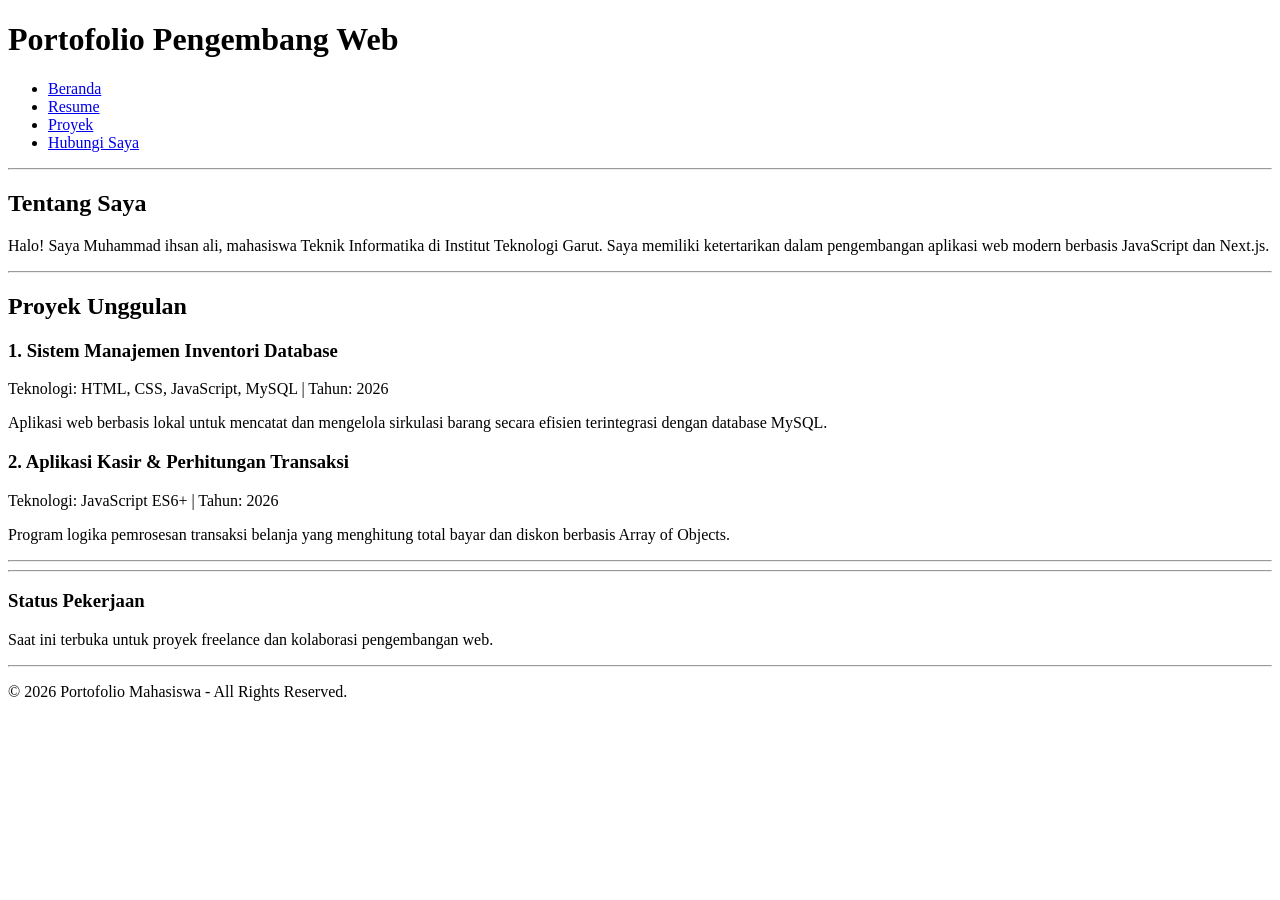
<file: Modul_2/index.html>
<!DOCTYPE html>
<html lang="id">
<head>
    <meta charset="UTF-8">
    <meta name="viewport" content="width=device-width, initial-scale=1.0">
    <title>Modul 2 - Web Portofolio Mahasiswa</title>
</head>
<body>
    <header>
        <h1>Portofolio Pengembang Web</h1>
        <nav>
            <ul>
                <li><a href="index.html">Beranda</a></li>
                <li><a href="resume.html">Resume</a></li>
                <li><a href="project.html">Proyek</a></li>
                <li><a href="kontak.html">Hubungi Saya</a></li>
            </ul>
        </nav>
    </header>
    <hr>
    <main>
        <section id="tentang">
            <h2>Tentang Saya</h2>
            <p>Halo! Saya Muhammad ihsan ali, mahasiswa Teknik Informatika di
            Institut Teknologi Garut. Saya memiliki ketertarikan dalam pengembangan
            aplikasi web modern berbasis JavaScript dan Next.js.</p>
        </section>
        <hr>
        <section id="proyek">
            <h2>Proyek Unggulan</h2>

            <article>
                <header>
                    <h3>1. Sistem Manajemen Inventori Database</h3>
                    <p>Teknologi: HTML, CSS, JavaScript, MySQL | Tahun:
                    <time datetime="2026">2026</time></p>
                </header>
                <p>Aplikasi web berbasis lokal untuk mencatat dan
                mengelola sirkulasi barang secara efisien terintegrasi dengan database
                MySQL.</p>
            </article>
            <article>
                <header>
                    <h3>2. Aplikasi Kasir & Perhitungan Transaksi</h3>
                    <p>Teknologi: JavaScript ES6+ | Tahun: <time
                    datetime="2026">2026</time></p>
                </header>
                <p>Program logika pemrosesan transaksi belanja yang
                menghitung total bayar dan diskon berbasis Array of Objects.</p>
            </article>
        </section>
        <hr>
    </main>
    <hr>
    <aside>
        <h3>Status Pekerjaan</h3>
        <p>Saat ini terbuka untuk proyek freelance dan kolaborasi
        pengembangan web.</p>
    </aside>
    <hr>
    <footer>
        <p>&copy; 2026 Portofolio Mahasiswa - All Rights Reserved.</p>
    </footer>
</body>
</html>
</file>
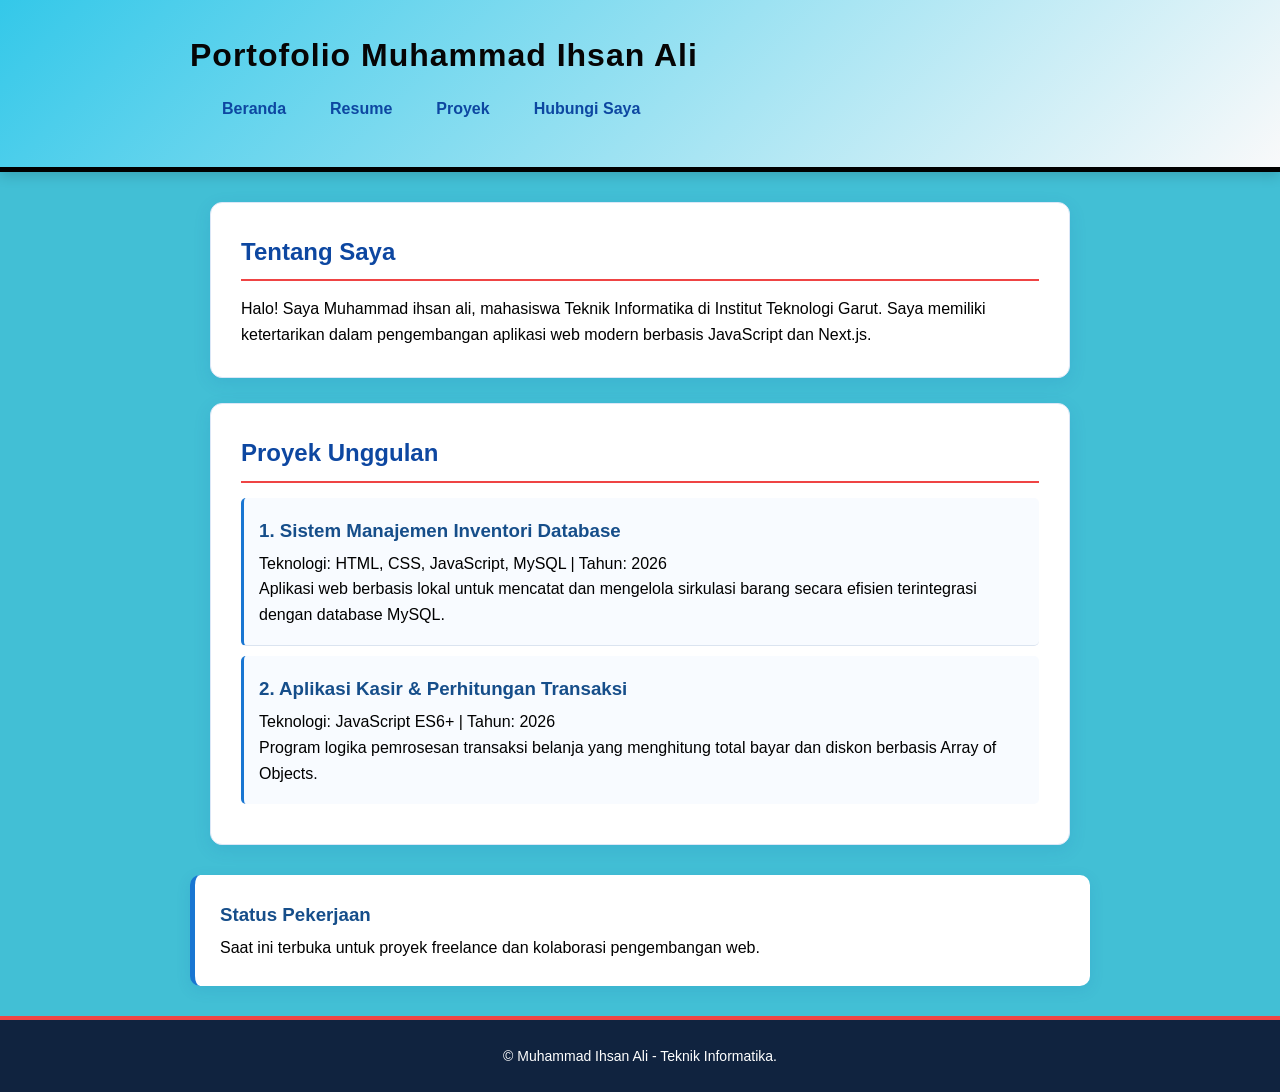
<file: Pertemuan_3/index.html>
<!DOCTYPE html>
<html lang="id">
<head>
    <meta charset="UTF-8">
    <meta name="viewport" content="width=device-width, initial-scale=1.0">
    <title>Modul 2 - Web Portofolio Mahasiswa</title>
    <link rel ="stylesheet" href="style.css">
</head>
<body>
    <header>
        <h1>Portofolio Muhammad Ihsan Ali </h1>
        <nav>
            <ul>
                <li><a href="index.html">Beranda</a></li>
                <li><a href="resume.html">Resume</a></li>
                <li><a href="project.html">Proyek</a></li>
                <li><a href="kontak.html">Hubungi Saya</a></li>
            </ul>
        </nav>
    </header>
    <hr>
    <main>
        <section id="tentang">
            <h2>Tentang Saya</h2>
            <p>Halo! Saya Muhammad ihsan ali, mahasiswa Teknik Informatika di
            Institut Teknologi Garut. Saya memiliki ketertarikan dalam pengembangan
            aplikasi web modern berbasis JavaScript dan Next.js.</p>
        </section>
        <hr>
        <section id="proyek">
            <h2>Proyek Unggulan</h2>

            <article>
                <header>
                    <h3>1. Sistem Manajemen Inventori Database</h3>
                    <p>Teknologi: HTML, CSS, JavaScript, MySQL | Tahun:
                    <time datetime="2026">2026</time></p>
                </header>
                <p>Aplikasi web berbasis lokal untuk mencatat dan
                mengelola sirkulasi barang secara efisien terintegrasi dengan database
                MySQL.</p>
            </article>
            <article>
                <header>
                    <h3>2. Aplikasi Kasir & Perhitungan Transaksi</h3>
                    <p>Teknologi: JavaScript ES6+ | Tahun: <time
                    datetime="2026">2026</time></p>
                </header>
                <p>Program logika pemrosesan transaksi belanja yang
                menghitung total bayar dan diskon berbasis Array of Objects.</p>
            </article>
        </section>
        <hr>
    </main>
    <hr>
    <aside>
        <h3>Status Pekerjaan</h3>
        <p>Saat ini terbuka untuk proyek freelance dan kolaborasi
        pengembangan web.</p>
    </aside>
    <hr>
    <footer>
        <p>&copy; Muhammad Ihsan Ali - Teknik Informatika.</p>
    </footer>
</body>
</html>
</file>
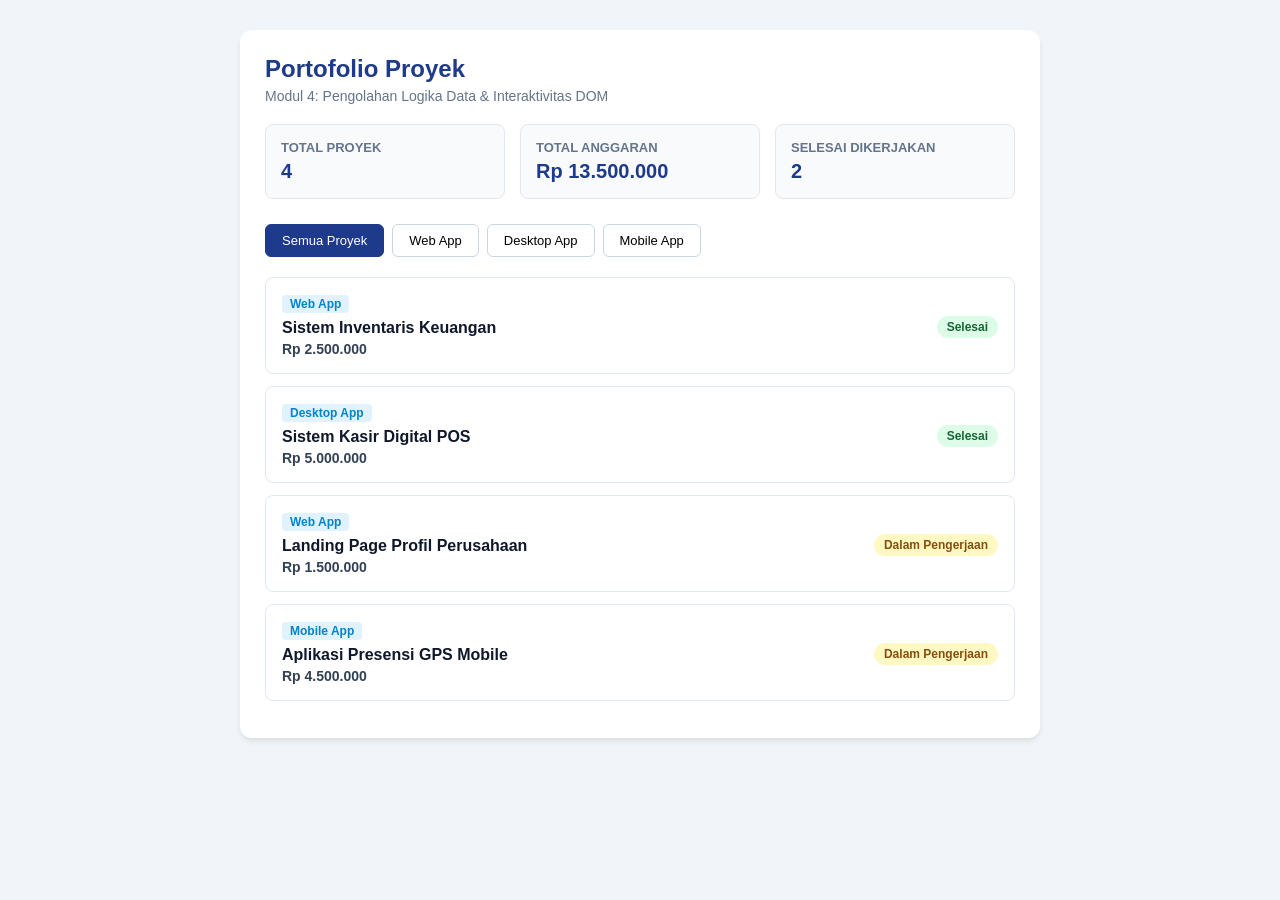
<file: pertemuan_4/index.html>
<!DOCTYPE html>
<html lang="id">
<head>
 <meta charset="UTF-8">
 <meta name="viewport" content="width=device-width, initial-scale=1.0">
 <title>Dashboard Portofolio Proyek - Modul 4</title>
 <style>
 * { box-sizing: border-box; margin: 0; padding: 0; font-family: 'Segoe UI', Tahoma, Geneva, sans-serif; }
 body { background-color: #f1f5f9; color: #0f172a; padding: 30px 15px; }
 .container { max-width: 800px; margin: 0 auto; background: #ffffff; border-radius: 12px; padding: 25px;
box-shadow: 0 4px 6px -1px rgba(0, 0, 0, 0.1); }
 h1 { color: #1e3a8a; font-size: 24px; margin-bottom: 5px; }
 p.subtitle { color: #64748b; margin-bottom: 20px; font-size: 14px; }
 .stats-grid { display: grid; grid-template-columns: repeat(auto-fit, minmax(200px, 1fr)); gap: 15px;
margin-bottom: 25px; }
 .stat-card { background: #f8fafc; border: 1px solid #e2e8f0; border-radius: 8px; padding: 15px; textalign: center; }
 .stat-card h3 { font-size: 13px; color: #64748b; text-transform: uppercase; margin-bottom: 5px; }
 .stat-card p { font-size: 20px; font-weight: bold; color: #1e3a8a; }
 .filter-group { display: flex; gap: 8px; margin-bottom: 20px; flex-wrap: wrap; }
 .btn-filter { padding: 8px 16px; border: 1px solid #cbd5e1; background: #ffffff; border-radius: 6px;
cursor: pointer; font-size: 13px; font-weight: 500; transition: all 0.2s; }
 .btn-filter.active, .btn-filter:hover { background: #1e3a8a; color: #ffffff; border-color: #1e3a8a; }
 .project-card { border: 1px solid #e2e8f0; border-radius: 8px; padding: 16px; margin-bottom: 12px;
display: flex; justify-content: space-between; align-items: center; background: #ffffff; transition: transform
0.15s ease; }
 .project-card:hover { transform: translateY(-2px); box-shadow: 0 4px 6px rgba(0,0,0,0.05); }
 .project-info h4 { font-size: 16px; color: #0f172a; margin-bottom: 4px; }
 .project-category { display: inline-block; font-size: 12px; color: #0284c7; background: #e0f2fe; padding:
2px 8px; border-radius: 4px; margin-bottom: 6px; font-weight: 600; }
 .project-budget { font-size: 14px; color: #334155; font-weight: 600; }
 .badge { padding: 4px 10px; border-radius: 20px; font-size: 12px; font-weight: 600; }
 .badge-success { background: #dcfce7; color: #166534; }
 .badge-pending { background: #fef9c3; color: #854d0e; }
 </style>
</head>
<body>
 <div class="container">
    <h1>Portofolio Proyek</h1>
 <p class="subtitle">Modul 4: Pengolahan Logika Data & Interaktivitas DOM</p>
 <!-- Kartu Ringkasan Statistik -->
 <div class="stats-grid">
 <div class="stat-card">
 <h3>Total Proyek</h3>
 <p id="stat-total-projects">0</p>
 </div>
 <div class="stat-card">
 <h3>Total Anggaran</h3>
 <p id="stat-total-budget">Rp 0</p>
 </div>
 <div class="stat-card">
 <h3>Selesai Dikerjakan</h3>
 <p id="stat-completed-projects">0</p>
 </div>
 </div>
 <!-- Tombol Filter Kategori -->
 <div class="filter-group">
 <button class="btn-filter active" data-category="Semua">Semua Proyek</button>
 <button class="btn-filter" data-category="Web App">Web App</button>
 <button class="btn-filter" data-category="Desktop App">Desktop App</button>
 <button class="btn-filter" data-category="Mobile App">Mobile App</button>
 </div>
 <!-- Kontainer Daftar Proyek -->
 <div id="project-list"></div>
 </div>
 <script src="main.js"></script>
</body>
</html>
</file>
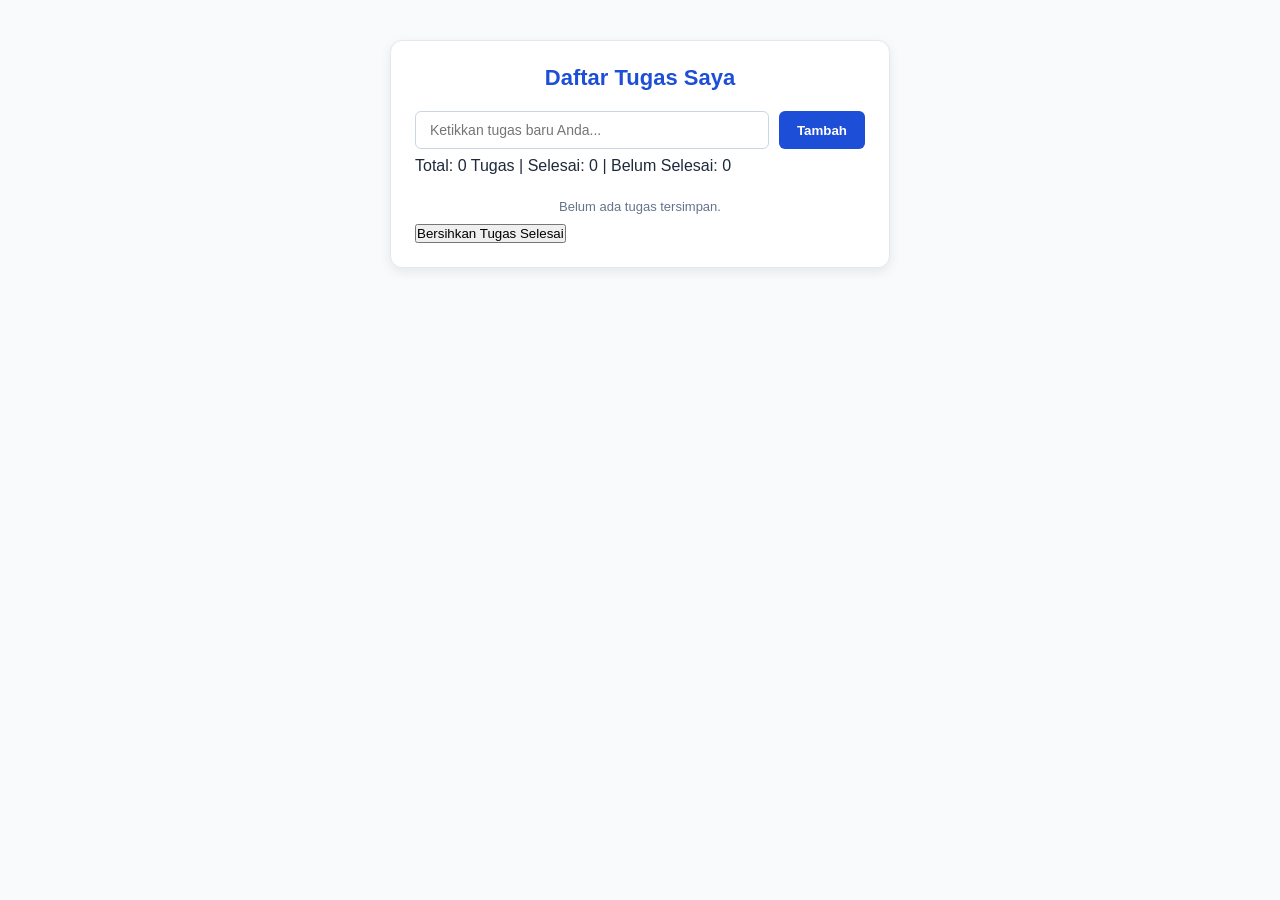
<file: pertemuan_5/index.html>
<!DOCTYPE html>
<html lang="id">
<head>
    <meta charset="UTF-8">
    <meta name="viewport" content="width=device-width, initial-scale=1.0">
    <title>Aplikasi To-Do List - Modul 5</title>
    <link rel="stylesheet" href="style.css">
</head>
<body>
    <div class="todo-app">
        <h2>Daftar Tugas Saya</h2>

        <!-- Form Input Tugas -->
        <form id="todoForm" novalidate>
            <div class="input-section">
                <input type="text" id="taskInput" placeholder="Ketikkan tugas baru Anda...">
                <button type="submit" class="add-btn">Tambah</button>
            </div>
            <div class="error-message" id="inputError">Tugas tidak boleh kosong atau kurang dari 3 karakter!</div>
        </form>

        <!-- Fitur 1: Penghitung Jumlah Tugas -->
        <div class="task-counter" id="taskCounter">Total: 0 Tugas | Selesai: 0 | Belum Selesai: 0</div>

        <!-- Daftar Tugas -->
        <ul class="todo-list" id="todoList"></ul>

        <!-- Fitur 2: Tombol Bersihkan Tugas Selesai -->
        <button type="button" class="clear-btn" id="clearCompletedBtn">Bersihkan Tugas Selesai</button>
    </div>
    <script src="script.js"></script>
</body>
</html>
</file>
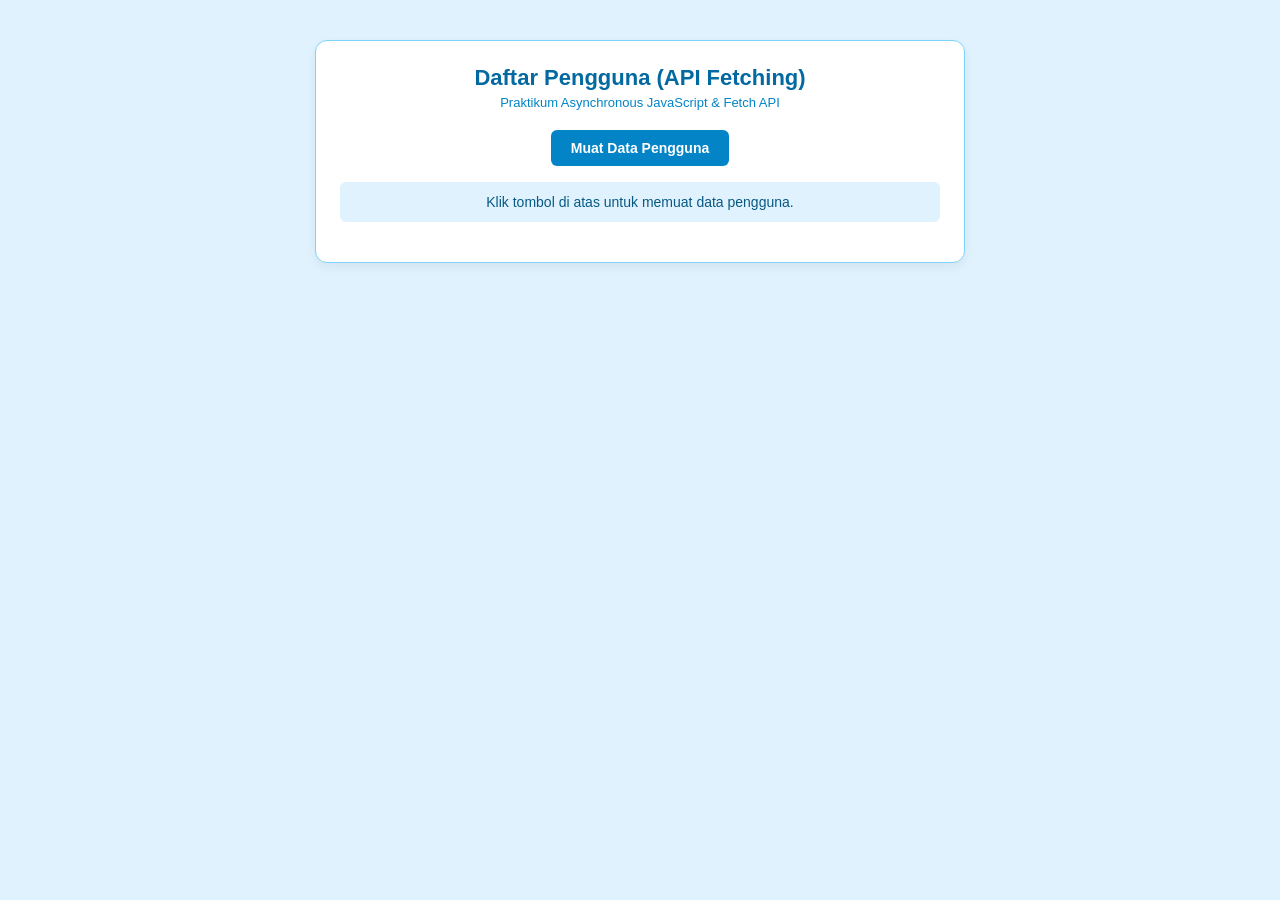
<file: pertemuan_6/index.html>
<!DOCTYPE html>
<html lang="id">
<head>
    <meta charset="UTF-8">
    <meta name="viewport" content="width=device-width, initial-scale=1.0">
    <title>Modul 6 - User Directory App</title>
    <link rel="stylesheet" href="style.css">
</head>
<body>
    <div class="container">
        <h2>Daftar Pengguna (API Fetching)</h2>
        <p class="subtitle">Praktikum Asynchronous JavaScript &amp; Fetch API</p>

        <!-- Tombol Aksi -->
        <div class="actions-bar">
            <button id="btnFetch" class="btn-primary">Muat Data Pengguna</button>
        </div>

        <!-- Indikator Status (Loading & Pesan Error) -->
        <div id="statusMessage" class="status-msg">
            Klik tombol di atas untuk memuat data pengguna.
        </div>

        <!-- Kontainer Kartu Pengguna -->
        <div id="userList" class="user-grid"></div>
    </div>

    <script src="script.js"></script>
</body>
</html>
</file>
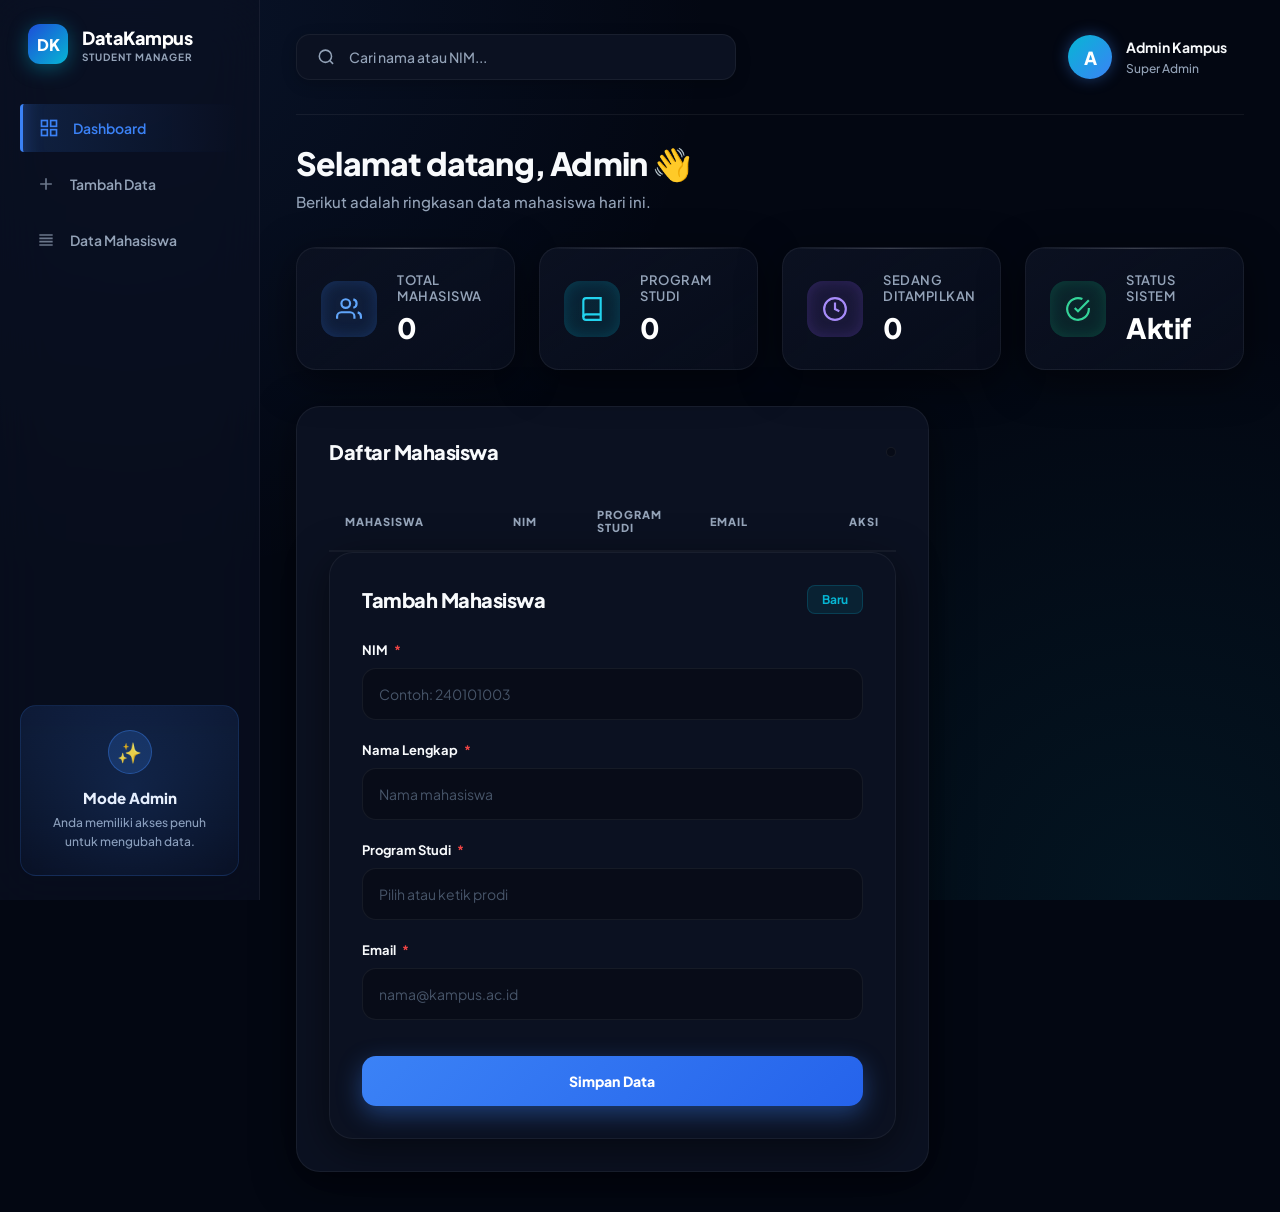
<file: pertemuan_7/public/index.html>
<!DOCTYPE html>
<html lang="id">
<head>
  <meta charset="UTF-8">
  <meta name="viewport" content="width=device-width, initial-scale=1.0">
  <title>DataKampus - Dashboard Mahasiswa</title>
  <link rel="stylesheet" href="style.css">
  <!-- Gunakan Font Inter agar mirip dengan gambar 2 -->
  <link href="https://fonts.googleapis.com/css2?family=Inter:wght@400;500;600;700&display=swap" rel="stylesheet">
</head>
<body class="dashboard-body">

  <!-- SIDEBAR KIRI (Seperti Gambar 2) -->
  <aside class="sidebar">
    <div class="brand">
      <div class="brand-icon">DK</div>
      <div class="brand-text">
        <h2>DataKampus</h2>
        <p>Student Manager</p>
      </div>
    </div>

    <nav class="side-menu">
      <a href="#" class="active">
        <svg viewBox="0 0 24 24" fill="none" stroke="currentColor" stroke-width="2"><rect x="3" y="3" width="7" height="7"></rect><rect x="14" y="3" width="7" height="7"></rect><rect x="14" y="14" width="7" height="7"></rect><rect x="3" y="14" width="7" height="7"></rect></svg>
        Dashboard
      </a>
      <a href="#form-section" id="navTambah">
        <svg viewBox="0 0 24 24" fill="none" stroke="currentColor" stroke-width="2"><path d="M12 5v14M5 12h14"></path></svg>
        Tambah Data
      </a>
      <a href="#table-section">
        <svg viewBox="0 0 24 24" fill="none" stroke="currentColor" stroke-width="2"><path d="M4 6h16M4 10h16M4 14h16M4 18h16"></path></svg>
        Data Mahasiswa
      </a>
    </nav>

    <div class="side-promo">
      <div class="promo-icon">✨</div>
      <h3>Mode Admin</h3>
      <p>Anda memiliki akses penuh untuk mengubah data.</p>
    </div>
  </aside>

  <!-- KONTEN UTAMA (Kanan) -->
  <main class="main-content">
    
    <!-- HEADER ATAS -->
    <header class="top-header">
      <div class="search-bar">
        <svg viewBox="0 0 24 24" fill="none" stroke="currentColor" stroke-width="2"><circle cx="11" cy="11" r="8"></circle><line x1="21" y1="21" x2="16.65" y2="16.65"></line></svg>
        <input type="text" id="searchInput" placeholder="Cari nama atau NIM...">
      </div>
      <div class="user-profile">
        <div class="avatar">A</div>
        <div class="user-info">
          <strong>Admin Kampus</strong>
          <span>Super Admin</span>
        </div>
      </div>
    </header>

    <div class="dashboard-inner">
      <!-- JUDUL HALAMAN -->
      <div class="page-title">
        <h1>Selamat datang, Admin 👋</h1>
        <p>Berikut adalah ringkasan data mahasiswa hari ini.</p>
      </div>

      <!-- KARTU STATISTIK (Seperti Gambar 2) -->
      <div class="stats-grid">
        <div class="stat-card">
          <div class="stat-icon icon-blue">
            <svg viewBox="0 0 24 24" fill="none" stroke="currentColor" stroke-width="2"><path d="M17 21v-2a4 4 0 0 0-4-4H5a4 4 0 0 0-4 4v2"></path><circle cx="9" cy="7" r="4"></circle><path d="M23 21v-2a4 4 0 0 0-3-3.87"></path><path d="M16 3.13a4 4 0 0 1 0 7.75"></path></svg>
          </div>
          <div class="stat-info">
            <span>Total Mahasiswa</span>
            <strong id="statTotal" data-nilai="0">0</strong>
          </div>
        </div>
        <div class="stat-card">
          <div class="stat-icon icon-cyan">
            <svg viewBox="0 0 24 24" fill="none" stroke="currentColor" stroke-width="2"><path d="M4 19.5A2.5 2.5 0 0 1 6.5 17H20"></path><path d="M6.5 2H20v20H6.5A2.5 2.5 0 0 1 4 19.5v-15A2.5 2.5 0 0 1 6.5 2z"></path></svg>
          </div>
          <div class="stat-info">
            <span>Program Studi</span>
            <strong id="statProdi" data-nilai="0">0</strong>
          </div>
        </div>
        <div class="stat-card">
          <div class="stat-icon icon-purple">
            <svg viewBox="0 0 24 24" fill="none" stroke="currentColor" stroke-width="2"><circle cx="12" cy="12" r="10"></circle><polyline points="12 6 12 12 16 14"></polyline></svg>
          </div>
          <div class="stat-info">
            <span>Sedang Ditampilkan</span>
            <strong id="statTampil" data-nilai="0">0</strong>
          </div>
        </div>
        <div class="stat-card">
          <div class="stat-icon icon-green">
            <svg viewBox="0 0 24 24" fill="none" stroke="currentColor" stroke-width="2"><path d="M22 11.08V12a10 10 0 1 1-5.93-9.14"></path><polyline points="22 4 12 14.01 9 11.01"></polyline></svg>
          </div>
          <div class="stat-info">
            <span>Status Sistem</span>
            <strong>Aktif</strong>
          </div>
        </div>
      </div>

      <!-- AREA KONTEN UTAMA (Tabel & Form) -->
      <div class="content-grid">
        
        <!-- KIRI: TABEL DATA -->
        <div class="panel table-panel" id="table-section">
          <div class="panel-header">
            <h2>Daftar Mahasiswa</h2>
            <div class="chips" id="chipBox"></div>
          </div>
          
                          <div class="table-wrap">
            <table>
              <!-- TAMBAHKAN INI UNTUK MENGUNCI LEBAR KOLOM -->
              <colgroup>
                <col style="width: 30%;">
                <col style="width: 15%;">
                <col style="width: 20%;">
                <col style="width: 25%;">
                <col style="width: 10%;">
              </colgroup>
              <thead>
                <tr>
                  <th>Mahasiswa</th>
                  <th>NIM</th>
                  <th>Program Studi</th>
                  <th>Email</th>
                  <th class="center">Aksi</th>
                </tr>
              </thead>
              <tbody id="mhsTableBody"></tbody>
            </table>
          </div>

        <!-- KANAN: FORM TAMBAH/EDIT -->
        <div class="panel form-panel" id="form-section">
          <div class="panel-header">
            <h2 id="formTitle">Tambah Mahasiswa</h2>
            <span class="badge" id="modeChip">Baru</span>
          </div>

          <form id="mhsForm" autocomplete="off">
            <input type="hidden" id="mhsId">
            <div class="form-group">
              <label for="nim">NIM <span class="req">*</span></label>
              <input type="text" id="nim" required placeholder="Contoh: 240101003">
            </div>
            <div class="form-group">
              <label for="nama">Nama Lengkap <span class="req">*</span></label>
              <input type="text" id="nama" required placeholder="Nama mahasiswa">
            </div>
            <div class="form-group">
              <label for="jurusan">Program Studi <span class="req">*</span></label>
              <input type="text" id="jurusan" list="daftarJurusan" required placeholder="Pilih atau ketik prodi">
              <datalist id="daftarJurusan">
                <option value="Teknik Informatika"></option>
                <option value="Sistem Informasi"></option>
                <option value="Manajemen Informatika"></option>
                <option value="Teknik Sipil"></option>
              </datalist>
            </div>
            <div class="form-group">
              <label for="email">Email <span class="req">*</span></label>
              <input type="email" id="email" required placeholder="nama@kampus.ac.id">
            </div>
            
            <div class="form-actions">
              <button type="submit" id="btnSubmit" class="btn btn-primary">Simpan Data</button>
              <button type="button" id="btnCancel" class="btn btn-outline" hidden>Batal</button>
            </div>
          </form>
        </div>

      </div>
    </div>
  </main>

  <!-- Notifikasi & Modal (Sama seperti sebelumnya, hanya styling yang berubah) -->
  <div id="toastBox" class="toast-box"></div>

  <div id="detailModal" class="modal">
    <div class="modal-box detail-box">
      <button type="button" class="close-x" id="dClose">×</button>
      <div class="detail-top">
        <div class="avatar avatar-lg" id="dAvatar"></div>
        <h3 id="dNama"></h3>
        <span class="badge" id="dJurusan"></span>
      </div>
      <div class="detail-list">
        <div><span>NIM</span><b id="dNim"></b></div>
        <div><span>Email</span><b id="dEmail"></b></div>
        <div><span>Program Studi</span><b id="dProdi"></b></div>
        <div><span>ID Database</span><b id="dId"></b></div>
      </div>
      <div class="modal-actions">
        <button type="button" id="dSalin" class="btn btn-outline">Salin Email</button>
        <button type="button" id="dEdit" class="btn btn-outline">Edit</button>
        <button type="button" id="dHapus" class="btn btn-danger">Hapus</button>
      </div>
    </div>
  </div>

  <div id="modal" class="modal">
    <div class="modal-box">
      <h3>Hapus data mahasiswa?</h3>
      <p id="modalText"></p>
      <div class="modal-actions">
        <button type="button" id="modalNo" class="btn btn-outline">Batal</button>
        <button type="button" id="modalOk" class="btn btn-danger">Ya, Hapus</button>
      </div>
    </div>
  </div>

  <script src="script.js"></script>
</body>
</html>
</file>
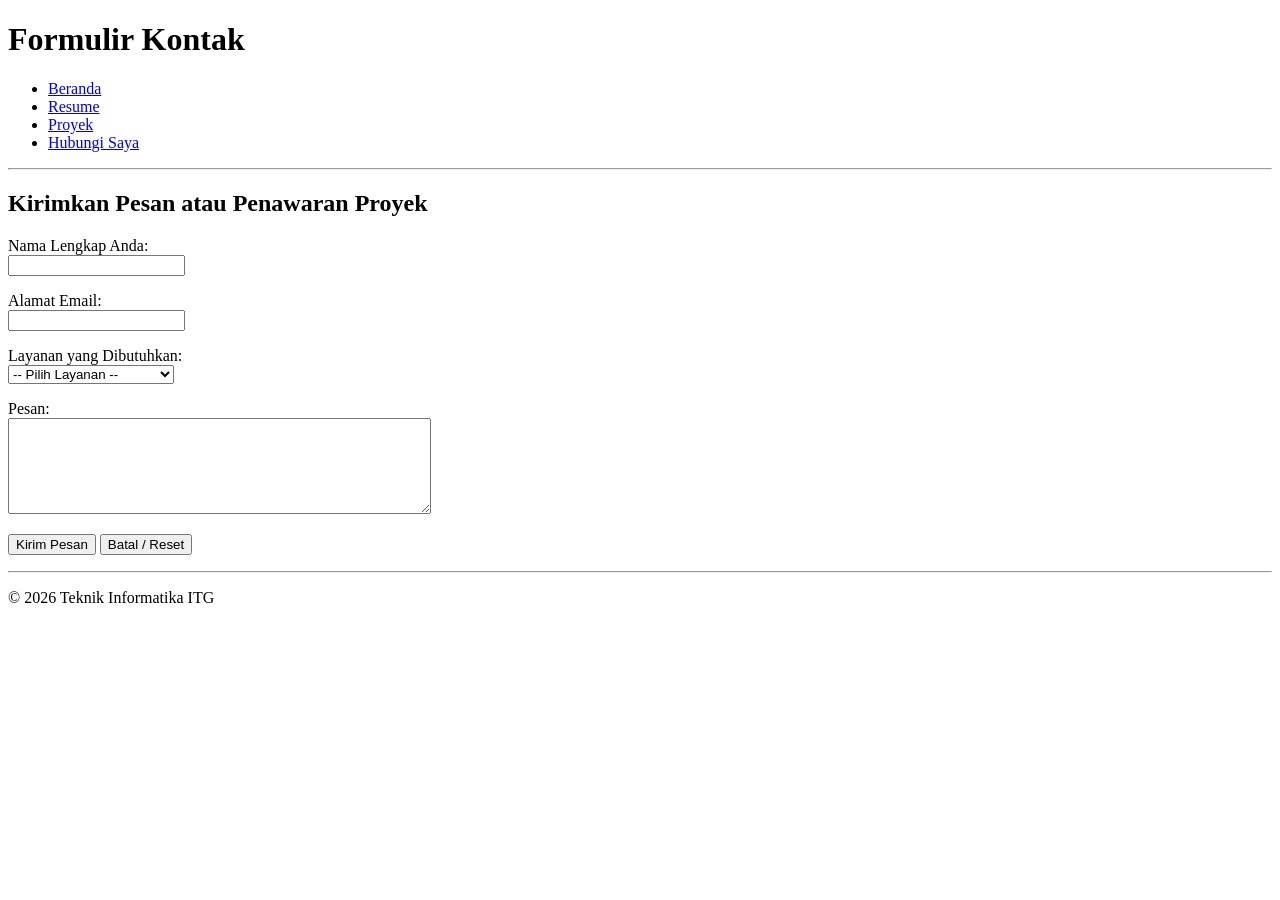
<file: Modul_2/kontak.html>
<!DOCTYPE html>
<html lang="id">
<head>
    <meta charset="UTF-8">
    <meta name="viewport" content="width=device-width, initial-scale=1.0">
    <title>Modul 2 - Form Kontak</title>
</head>
<body>

    <header>
        <h1>Formulir Kontak</h1>
        <nav>
            <ul>
                <li><a href="index.html">Beranda</a></li>
                <li><a href="resume.html">Resume</a></li>
                <li><a href="project.html">Proyek</a></li>
                <li><a href="kontak.html">Hubungi Saya</a></li>
            </ul>

        </nav>
    </header>

    <hr>

    <main>

        <section>
            <h2>Kirimkan Pesan atau Penawaran Proyek</h2>

            <form>

                <p>
                    <label for="nama_pengirim">
                        Nama Lengkap Anda:
                    </label>
                    <br>
                    <input
                        type="text"
                        id="nama_pengirim"
                        name="nama_pengirim"
                    >
                </p>

                <p>
                    <label for="email_pengirim">
                        Alamat Email:
                    </label>
                    <br>
                    <input
                        type="email"
                        id="email_pengirim"
                        name="email_pengirim"
                    >
                </p>

                <p>
                    <label for="jenis_layanan">
                        Layanan yang Dibutuhkan:
                    </label>
                    <br>

                    <select
                        id="jenis_layanan"
                        name="jenis_layanan"
                    >
                        <option value="">-- Pilih Layanan --</option>
                        <option value="web">Pembuatan Web</option>
                        <option value="app">Pengembangan Aplikasi</option>
                        <option value="other">Lain-lain</option>
                    </select>
                </p>

                <p>
                    <label for="pesan">Pesan:</label>
                    <br>

                    <textarea
                        id="pesan"
                        name="pesan"
                        rows="6"
                        cols="50"
                    ></textarea>
                </p>

                <p>
                    <button type="submit">Kirim Pesan</button>
                    <button type="reset">Batal / Reset</button>
                </p>

            </form>
        </section>

    </main>

    <hr>

    <footer>
        <p>&copy; 2026 Teknik Informatika ITG</p>
    </footer>

</body>
</html>
</file>
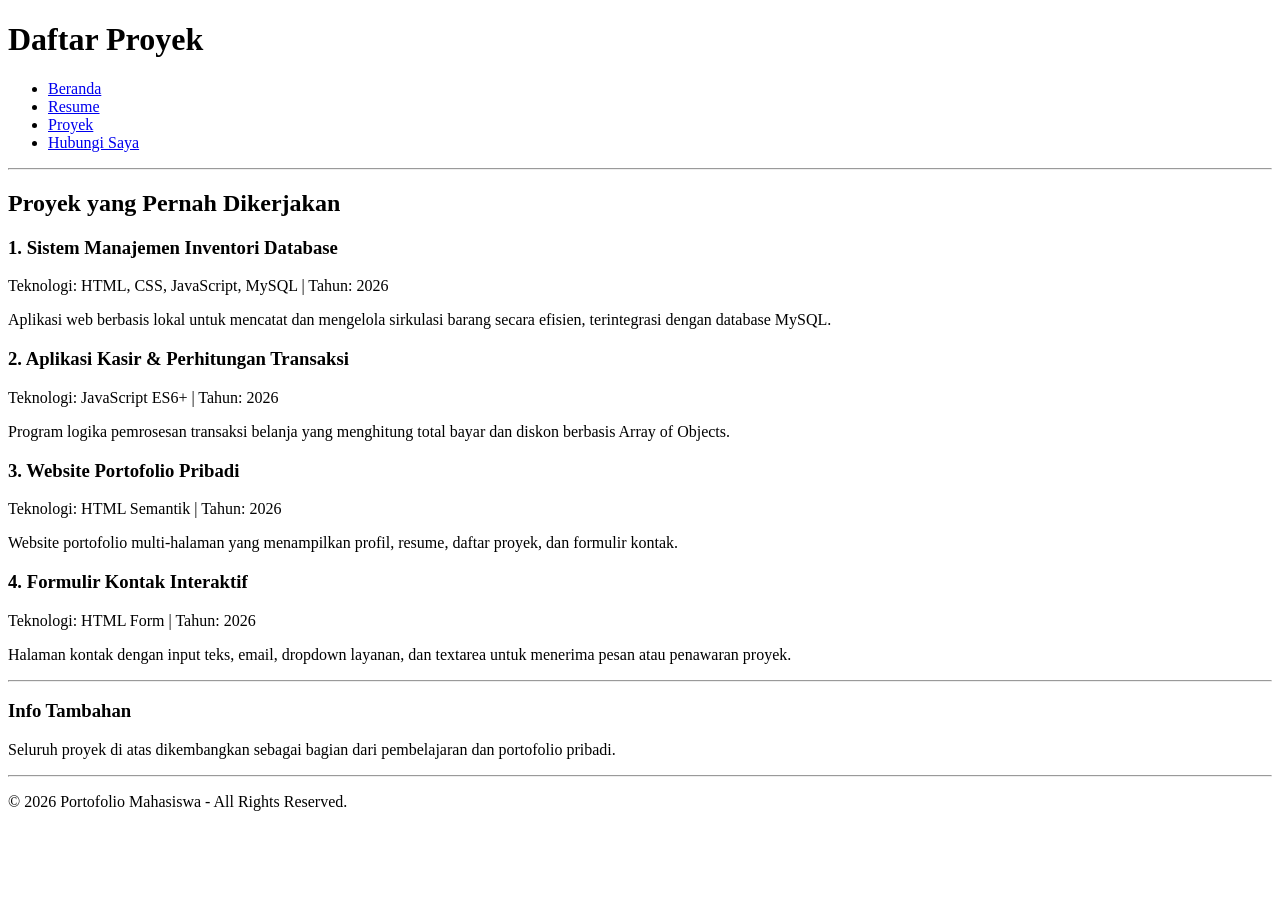
<file: Modul_2/project.html>
<!DOCTYPE html>
<html lang="id">
<head>
    <meta charset="UTF-8">
    <meta name="viewport" content="width=device-width, initial-scale=1.0">
    <title>Modul 2 - Daftar Proyek</title>
</head>
<body>
    <header>
        <h1>Daftar Proyek</h1>
        <nav>
            <ul>
                <li><a href="index.html">Beranda</a></li>
                <li><a href="resume.html">Resume</a></li>
                <li><a href="project.html">Proyek</a></li>
                <li><a href="kontak.html">Hubungi Saya</a></li>
            </ul>
        </nav>
    </header>
    <hr>
    <main>
        <section id="daftar-proyek">
            <h2>Proyek yang Pernah Dikerjakan</h2>

            <article>
                <header>
                    <h3>1. Sistem Manajemen Inventori Database</h3>
                    <p>Teknologi: HTML, CSS, JavaScript, MySQL | Tahun: <time datetime="2026">2026</time></p>
                </header>
                <p>Aplikasi web berbasis lokal untuk mencatat dan mengelola sirkulasi barang secara efisien, terintegrasi dengan database MySQL.</p>
            </article>

            <article>
                <header>
                    <h3>2. Aplikasi Kasir &amp; Perhitungan Transaksi</h3>
                    <p>Teknologi: JavaScript ES6+ | Tahun: <time datetime="2026">2026</time></p>
                </header>
                <p>Program logika pemrosesan transaksi belanja yang menghitung total bayar dan diskon berbasis Array of Objects.</p>
            </article>

            <article>
                <header>
                    <h3>3. Website Portofolio Pribadi</h3>
                    <p>Teknologi: HTML Semantik | Tahun: <time datetime="2026">2026</time></p>
                </header>
                <p>Website portofolio multi-halaman yang menampilkan profil, resume, daftar proyek, dan formulir kontak.</p>
            </article>

            <article>
                <header>
                    <h3>4. Formulir Kontak Interaktif</h3>
                    <p>Teknologi: HTML Form | Tahun: <time datetime="2026">2026</time></p>
                </header>
                <p>Halaman kontak dengan input teks, email, dropdown layanan, dan textarea untuk menerima pesan atau penawaran proyek.</p>
            </article>
        </section>
        <hr>
    </main>
    <aside>
        <h3>Info Tambahan</h3>
        <p>Seluruh proyek di atas dikembangkan sebagai bagian dari pembelajaran dan portofolio pribadi.</p>
    </aside>
    <hr>
    <footer>
        <p>&copy; 2026 Portofolio Mahasiswa - All Rights Reserved.</p>
    </footer>
</body>
</html>
</file>
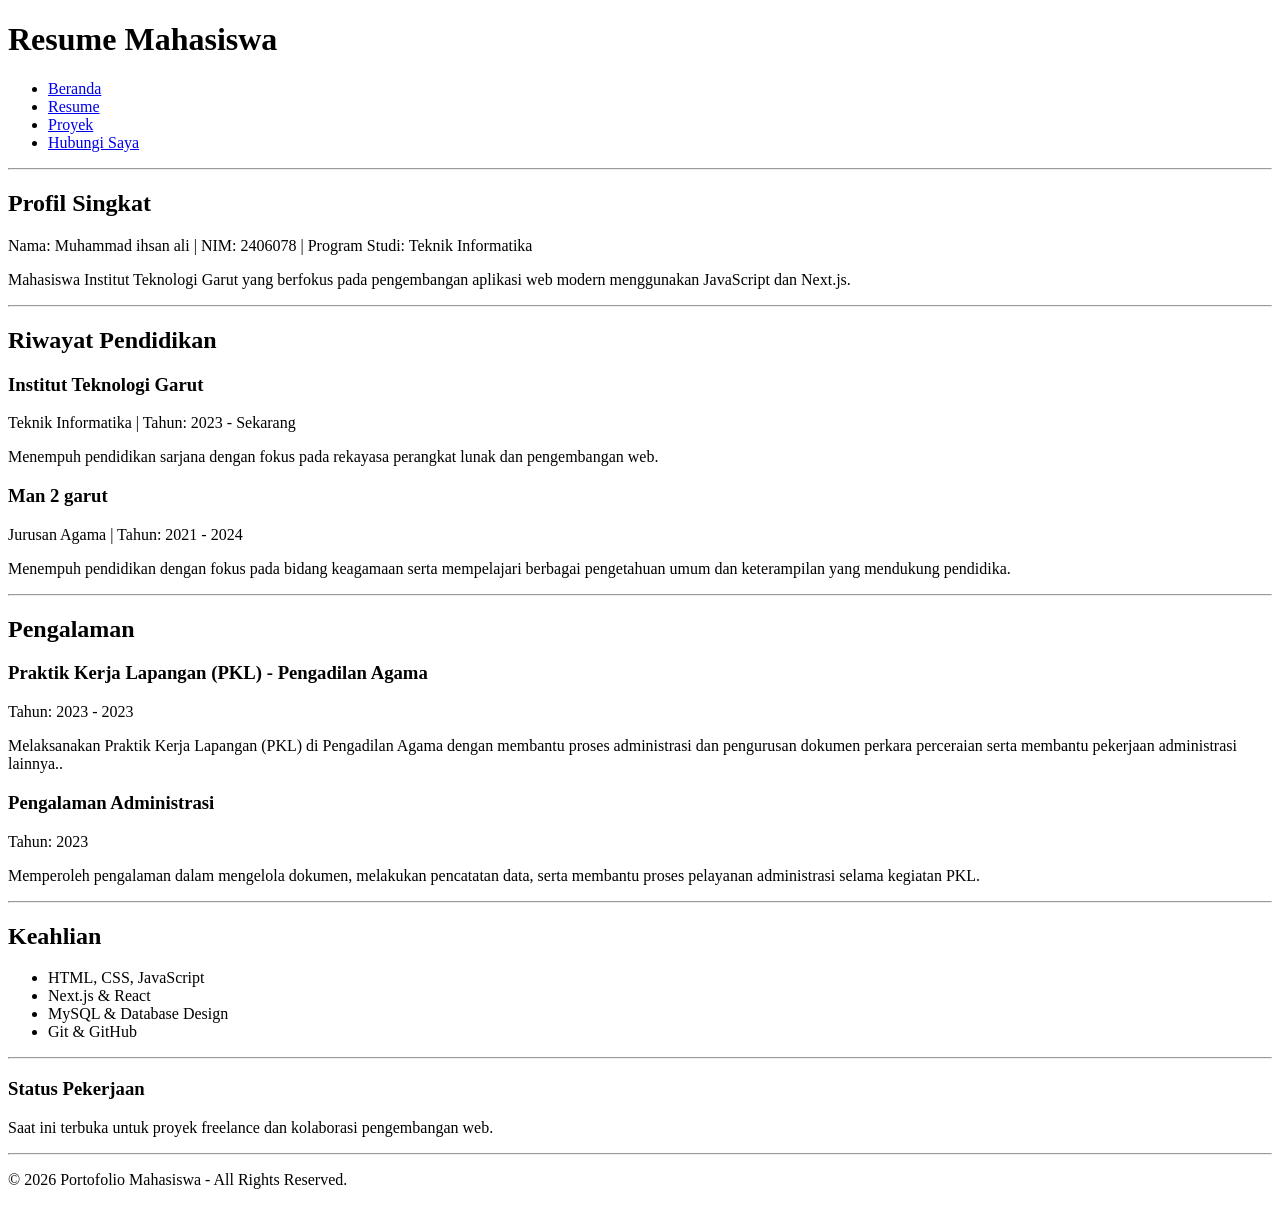
<file: Modul_2/resume.html>
<!DOCTYPE html>
<html lang="id">
<head>
    <meta charset="UTF-8">
    <meta name="viewport" content="width=device-width, initial-scale=1.0">
    <title>Modul 2 - Resume Mahasiswa</title>
</head>
<body>
    <header>
        <h1>Resume Mahasiswa</h1>
        <nav>
            <ul>
                <li><a href="index.html">Beranda</a></li>
                <li><a href="resume.html">Resume</a></li>
                <li><a href="project.html">Proyek</a></li>
                <li><a href="kontak.html">Hubungi Saya</a></li>
            </ul>
        </nav>
    </header>
    <hr>
    <main>
        <section id="profil">
            <h2>Profil Singkat</h2>
            <p>Nama: Muhammad ihsan ali | NIM: 2406078 | Program Studi: Teknik Informatika</p>
            <p>Mahasiswa Institut Teknologi Garut yang berfokus pada pengembangan aplikasi web modern menggunakan JavaScript dan Next.js.</p>
        </section>
        <hr>
        <section id="pendidikan">
            <h2>Riwayat Pendidikan</h2>
            <article>
                <header>
                    <h3>Institut Teknologi Garut</h3>
                    <p>Teknik Informatika | Tahun: <time datetime="2023">2023</time> - Sekarang</p>
                </header>
                <p>Menempuh pendidikan sarjana dengan fokus pada rekayasa perangkat lunak dan pengembangan web.</p>
            </article>
            <article>
                <header>
                    <h3> Man 2 garut </h3>
                    <p>Jurusan Agama | Tahun: <time datetime="2021">2021</time> - <time datetime="2024">2024</time></p>
                </header>
                <p>Menempuh pendidikan dengan fokus pada bidang keagamaan serta mempelajari berbagai pengetahuan umum dan keterampilan yang mendukung pendidika.</p>
            </article>
        </section>
        <hr>
        <section id="pengalaman">
            <h2>Pengalaman</h2>
            <article>
                <header>
                    <h3>Praktik Kerja Lapangan (PKL) - Pengadilan Agama</h3>
                    <p>Tahun: <time datetime="2023">2023</time> - 2023</p>
                </header>
                <p>Melaksanakan Praktik Kerja Lapangan (PKL) di Pengadilan Agama dengan membantu proses administrasi dan pengurusan dokumen perkara perceraian serta membantu pekerjaan administrasi lainnya..</p>
            </article>
            <article>
                <header>
                    <h3>Pengalaman Administrasi</h3>
                    <p>Tahun: <time datetime="2023">2023</time></p>
                </header>
                <p>Memperoleh pengalaman dalam mengelola dokumen, melakukan pencatatan data, serta membantu proses pelayanan administrasi selama kegiatan PKL.</p>
            </article>
        </section>
        <hr>
        <section id="keahlian">
            <h2>Keahlian</h2>
            <ul>
                <li>HTML, CSS, JavaScript</li>
                <li>Next.js &amp; React</li>
                <li>MySQL &amp; Database Design</li>
                <li>Git &amp; GitHub</li>
            </ul>
        </section>
        <hr>
    </main>
    <aside>
        <h3>Status Pekerjaan</h3>
        <p>Saat ini terbuka untuk proyek freelance dan kolaborasi pengembangan web.</p>
    </aside>
    <hr>
    <footer>
        <p>&copy; 2026 Portofolio Mahasiswa - All Rights Reserved.</p>
    </footer>
</body>
</html>
</file>
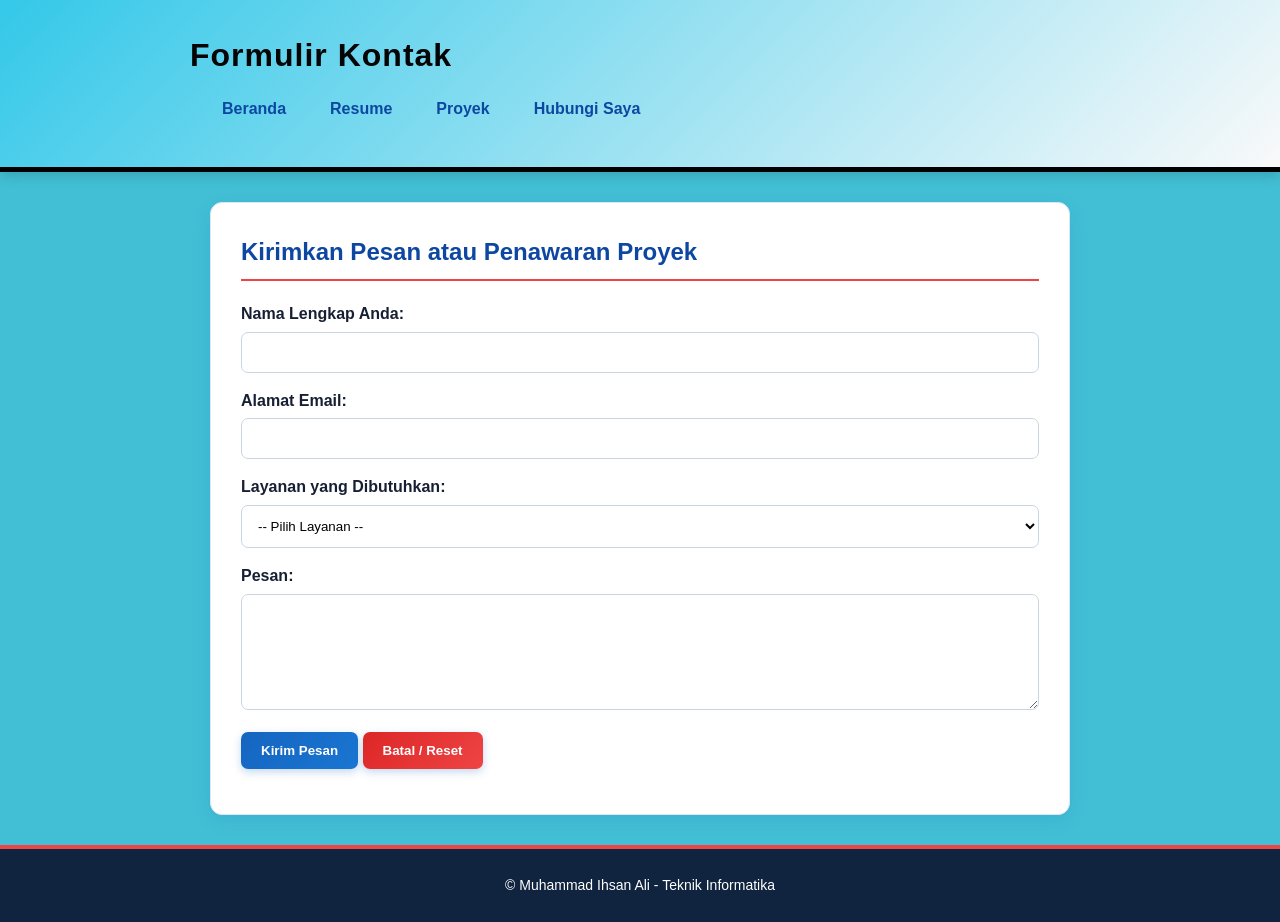
<file: Pertemuan_3/kontak.html>
<!DOCTYPE html>
<html lang="id">
<head>
    <meta charset="UTF-8">
    <meta name="viewport" content="width=device-width, initial-scale=1.0">
    <title>Modul 2 - Form Kontak</title>
    <link rel ="stylesheet" href="style.css">
</head>
<body>

    <header>
        <h1>Formulir Kontak</h1>
        <nav>
            <ul>
                <li><a href="index.html">Beranda</a></li>
                <li><a href="resume.html">Resume</a></li>
                <li><a href="project.html">Proyek</a></li>
                <li><a href="kontak.html">Hubungi Saya</a></li>
            </ul>

        </nav>
    </header>

    <hr>

    <main>

        <section>
            <h2>Kirimkan Pesan atau Penawaran Proyek</h2>

            <form>

                <p>
                    <label for="nama_pengirim">
                        Nama Lengkap Anda:
                    </label>
                    <br>
                    <input
                        type="text"
                        id="nama_pengirim"
                        name="nama_pengirim"
                    >
                </p>

                <p>
                    <label for="email_pengirim">
                        Alamat Email:
                    </label>
                    <br>
                    <input
                        type="email"
                        id="email_pengirim"
                        name="email_pengirim"
                    >
                </p>

                <p>
                    <label for="jenis_layanan">
                        Layanan yang Dibutuhkan:
                    </label>
                    <br>

                    <select
                        id="jenis_layanan"
                        name="jenis_layanan"
                    >
                        <option value="">-- Pilih Layanan --</option>
                        <option value="web">Pembuatan Web</option>
                        <option value="app">Pengembangan Aplikasi</option>
                        <option value="other">Lain-lain</option>
                    </select>
                </p>

                <p>
                    <label for="pesan">Pesan:</label>
                    <br>

                    <textarea
                        id="pesan"
                        name="pesan"
                        rows="6"
                        cols="50"
                    ></textarea>
                </p>

                <p>
                    <button type="submit">Kirim Pesan</button>
                    <button type="reset">Batal / Reset</button>
                </p>

            </form>
        </section>

    </main>

    <hr>

    <footer>
        <p>&copy; Muhammad Ihsan Ali - Teknik Informatika</p>
    </footer>

</body>
</html>
</file>
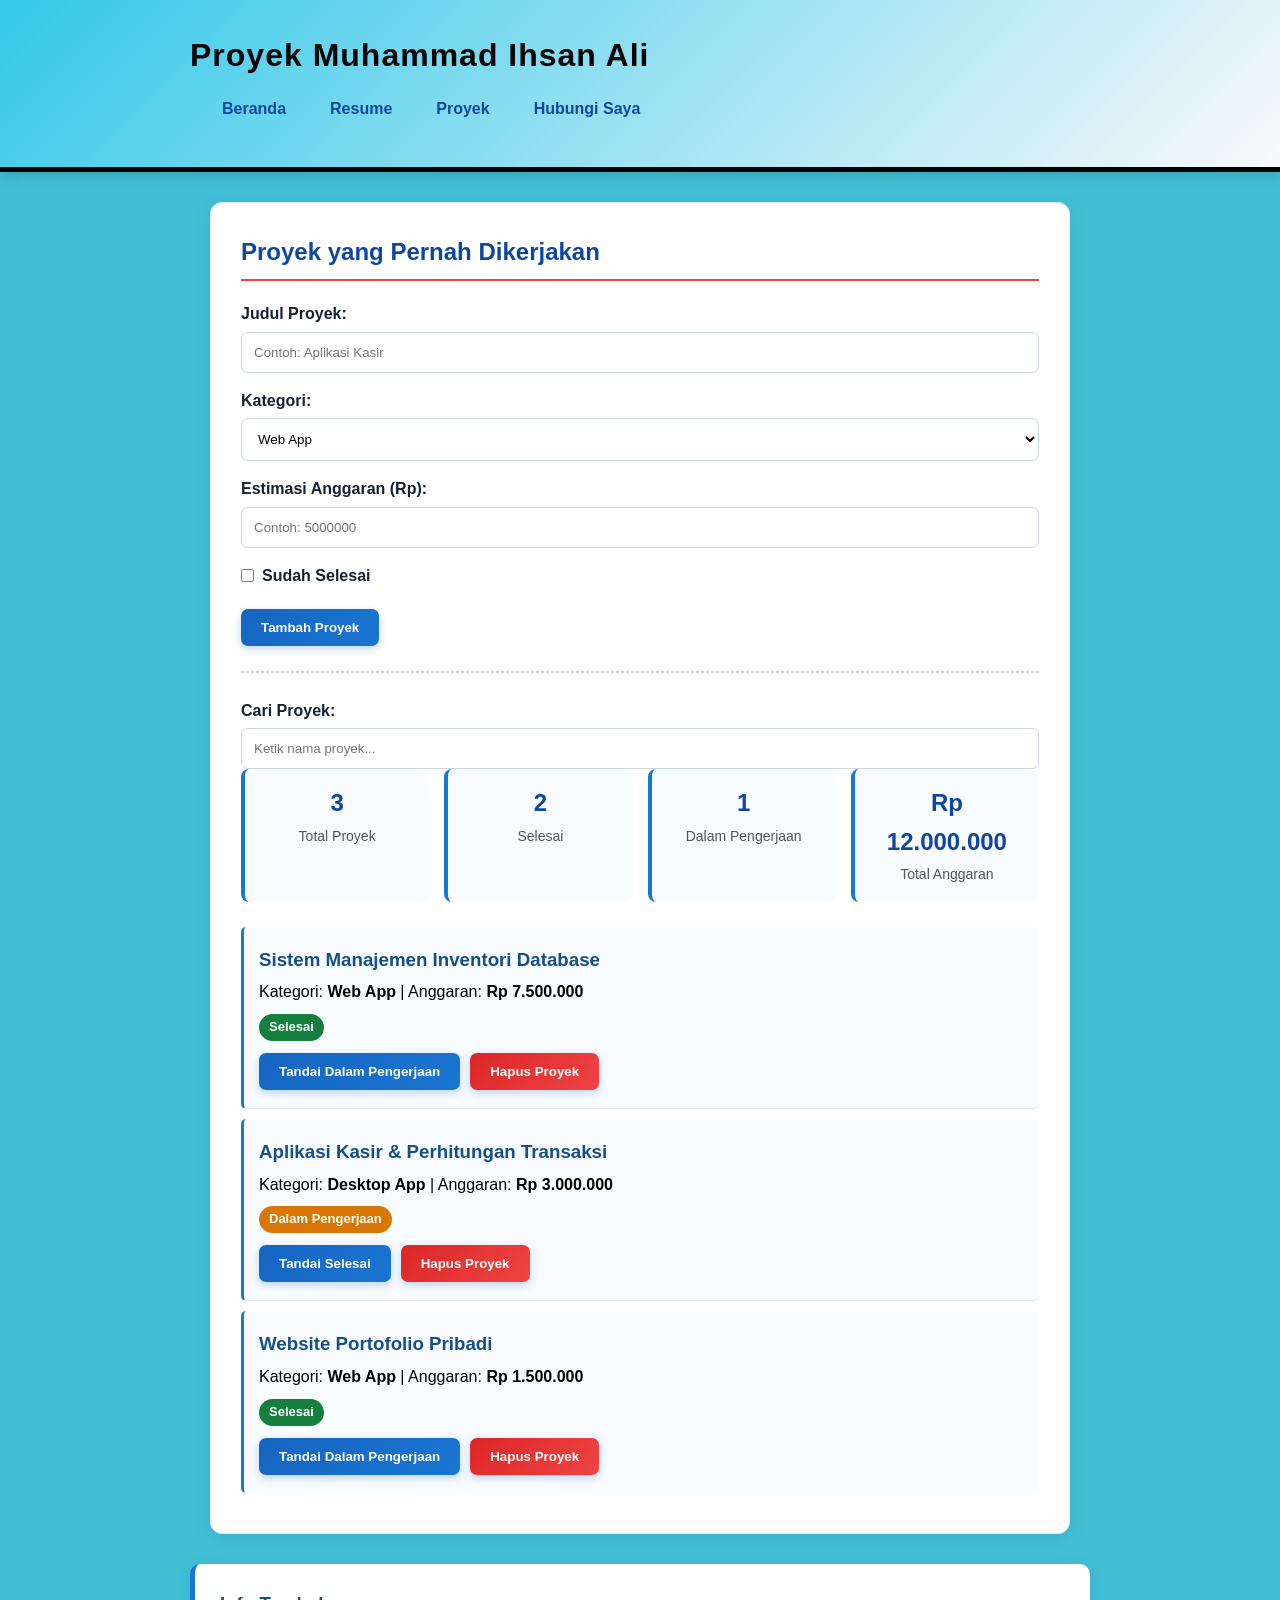
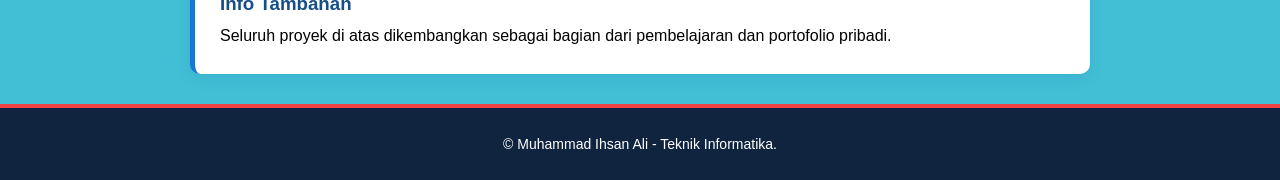
<file: Pertemuan_3/project.html>
<!DOCTYPE html>
<html lang="id">
<head>
    <meta charset="UTF-8">
    <meta name="viewport" content="width=device-width, initial-scale=1.0">
    <title>Modul 2 - Daftar Proyek</title>
    <link rel ="stylesheet" href="style.css">
</head>
<body>
    <header>
        <h1>Proyek Muhammad Ihsan Ali </h1>
        <nav>
            <ul>
                <li><a href="index.html">Beranda</a></li>
                <li><a href="resume.html">Resume</a></li>
                <li><a href="project.html">Proyek</a></li>
                <li><a href="kontak.html">Hubungi Saya</a></li>
            </ul>
        </nav>
    </header>
    <hr>
    <main>
        <section id="daftar-proyek">
    <h2>Proyek yang Pernah Dikerjakan</h2>

    <!-- Fitur 1: Form Input Proyek -->
    <form id="form-proyek">
        <p>
            <label for="judul-proyek">Judul Proyek:</label><br>
            <input type="text" id="judul-proyek" name="judul-proyek" placeholder="Contoh: Aplikasi Kasir">
            <span id="error-judul" class="error-msg" style="display:none;"></span>
        </p>
        <p>
            <label for="kategori-proyek">Kategori:</label><br>
            <select id="kategori-proyek" name="kategori-proyek">
                <option value="Web App">Web App</option>
                <option value="Mobile App">Mobile App</option>
                <option value="Desktop App">Desktop App</option>
                <option value="UI/UX Design">UI/UX Design</option>
            </select>
        </p>
        <p>
            <label for="anggaran-proyek">Estimasi Anggaran (Rp):</label><br>
            <input type="number" id="anggaran-proyek" name="anggaran-proyek" placeholder="Contoh: 5000000">
            <span id="error-anggaran" class="error-msg" style="display:none;"></span>
        </p>
        <p>
            <label class="label-checkbox">
                <input type="checkbox" id="status-proyek" name="status-proyek">
                Sudah Selesai
            </label>
        </p>
        <p>
            <button type="submit">Tambah Proyek</button>
        </p>
    </form>

    <hr style="display:block; margin:25px 0; border:1px dashed #cbd5e1;">

    <!-- Fitur 2: Live Search -->
    <p>
        <label for="cari-proyek">Cari Proyek:</label><br>
        <input type="text" id="cari-proyek" placeholder="Ketik nama proyek...">
    </p>

    <!-- Kartu Statistik -->
    <div class="stat-grid" id="statistik-proyek">
        <div class="stat-card">
            <span class="stat-angka" id="stat-total">0</span>
            <span class="stat-label">Total Proyek</span>
        </div>
        <div class="stat-card">
            <span class="stat-angka" id="stat-selesai">0</span>
            <span class="stat-label">Selesai</span>
        </div>
        <div class="stat-card">
            <span class="stat-angka" id="stat-proses">0</span>
            <span class="stat-label">Dalam Pengerjaan</span>
        </div>
        <div class="stat-card">
            <span class="stat-angka" id="stat-anggaran">Rp 0</span>
            <span class="stat-label">Total Anggaran</span>
        </div>
    </div>

    <!-- Container hasil render -->
    <div id="daftar-kartu-proyek" style="margin-top:25px;"></div>
</section>
        <hr>
    </main>
    <aside>
        <h3>Info Tambahan</h3>
        <p>Seluruh proyek di atas dikembangkan sebagai bagian dari pembelajaran dan portofolio pribadi.</p>
    </aside>
    <hr>
    <footer>
        <p>&copy; Muhammad Ihsan Ali - Teknik Informatika.</p>
        <script src="script.js"></script>
    </footer>
</body>
</html>
</file>
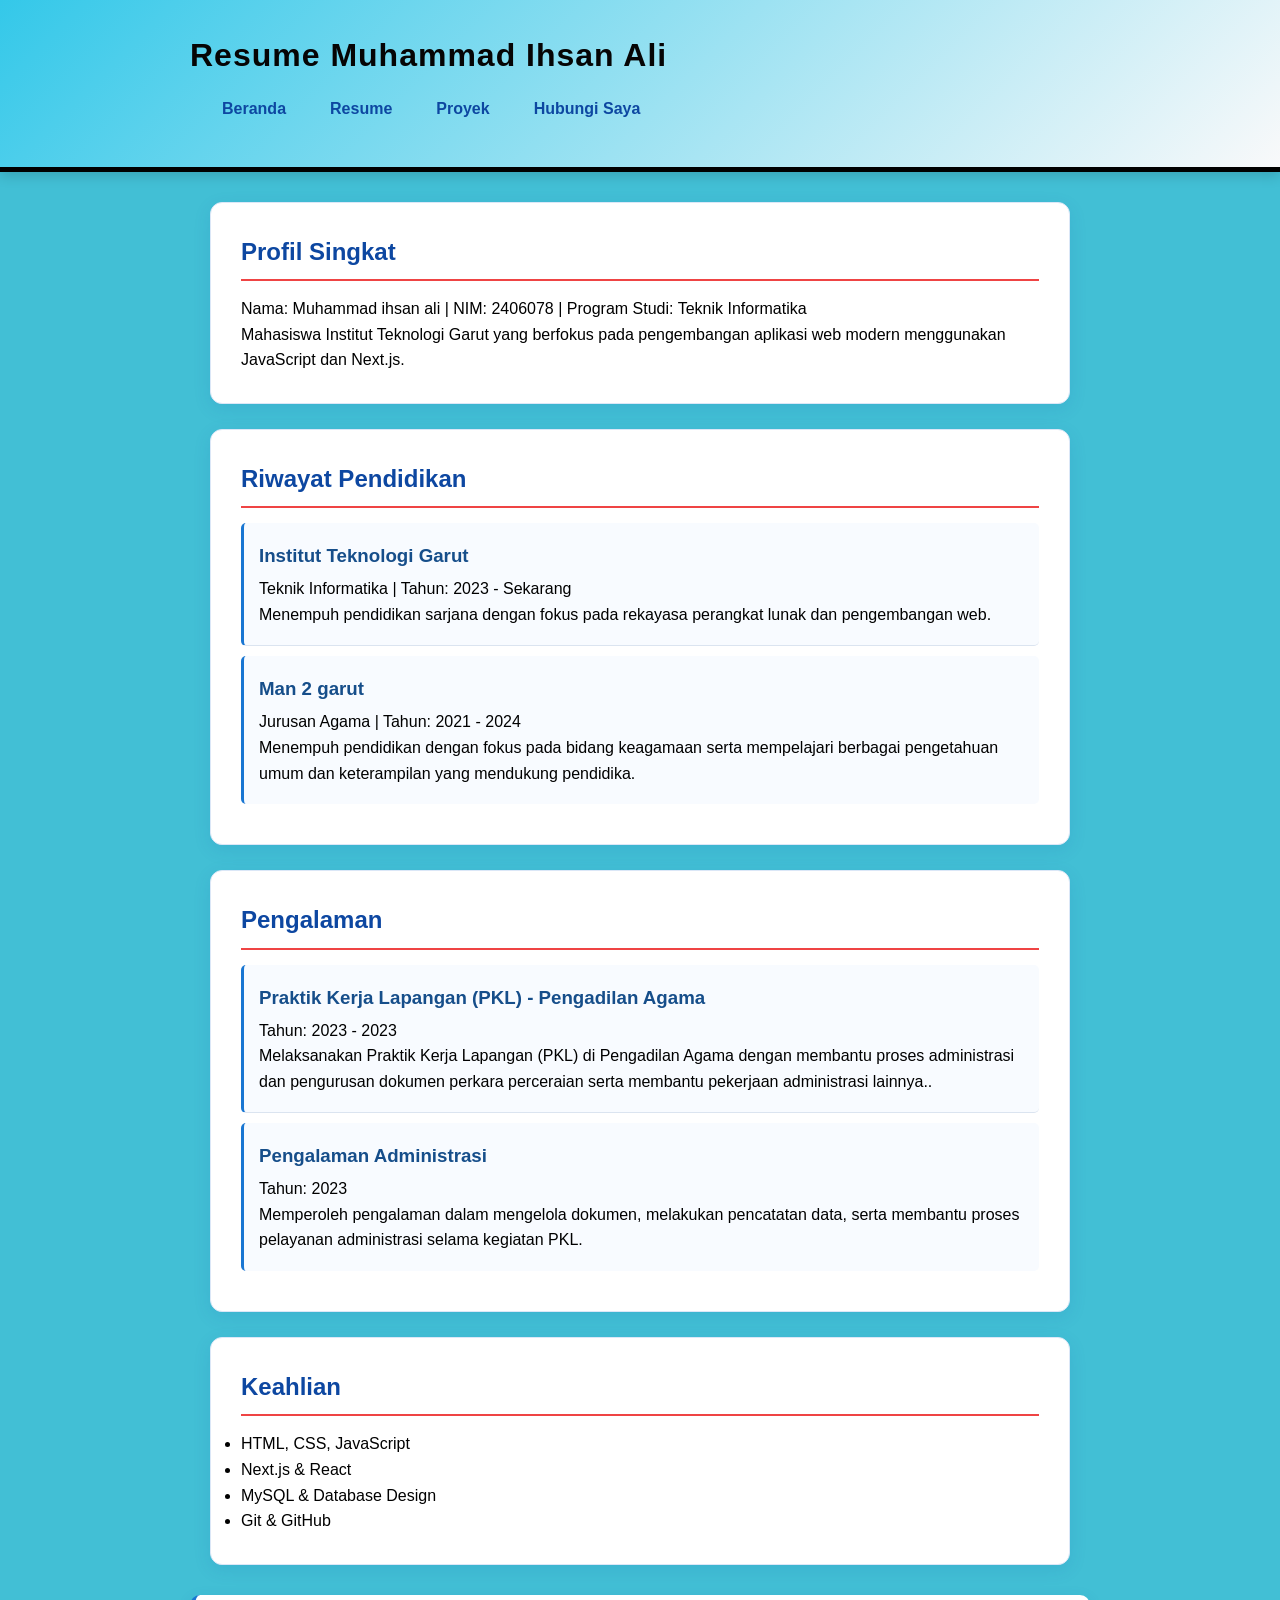
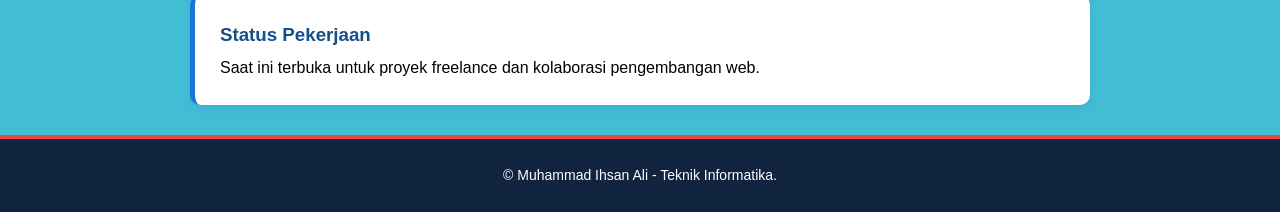
<file: Pertemuan_3/resume.html>
<!DOCTYPE html>
<html lang="id">
<head>
    <meta charset="UTF-8">
    <meta name="viewport" content="width=device-width, initial-scale=1.0">
    <title>Modul 2 - Resume Mahasiswa</title>
    <link rel ="stylesheet" href="style.css">
</head>
<body>
    <header>
        <h1>Resume Muhammad Ihsan Ali</h1>
        <nav>
            <ul>
                <li><a href="index.html">Beranda</a></li>
                <li><a href="resume.html">Resume</a></li>
                <li><a href="project.html">Proyek</a></li>
                <li><a href="kontak.html">Hubungi Saya</a></li>
            </ul>
        </nav>
    </header>
    <hr>
    <main>
        <section id="profil">
            <h2>Profil Singkat</h2>
            <p>Nama: Muhammad ihsan ali | NIM: 2406078 | Program Studi: Teknik Informatika</p>
            <p>Mahasiswa Institut Teknologi Garut yang berfokus pada pengembangan aplikasi web modern menggunakan JavaScript dan Next.js.</p>
        </section>
        <hr>
        <section id="pendidikan">
            <h2>Riwayat Pendidikan</h2>
            <article>
                <header>
                    <h3>Institut Teknologi Garut</h3>
                    <p>Teknik Informatika | Tahun: <time datetime="2023">2023</time> - Sekarang</p>
                </header>
                <p>Menempuh pendidikan sarjana dengan fokus pada rekayasa perangkat lunak dan pengembangan web.</p>
            </article>
            <article>
                <header>
                    <h3> Man 2 garut </h3>
                    <p>Jurusan Agama | Tahun: <time datetime="2021">2021</time> - <time datetime="2024">2024</time></p>
                </header>
                <p>Menempuh pendidikan dengan fokus pada bidang keagamaan serta mempelajari berbagai pengetahuan umum dan keterampilan yang mendukung pendidika.</p>
            </article>
        </section>
        <hr>
        <section id="pengalaman">
            <h2>Pengalaman</h2>
            <article>
                <header>
                    <h3>Praktik Kerja Lapangan (PKL) - Pengadilan Agama</h3>
                    <p>Tahun: <time datetime="2023">2023</time> - 2023</p>
                </header>
                <p>Melaksanakan Praktik Kerja Lapangan (PKL) di Pengadilan Agama dengan membantu proses administrasi dan pengurusan dokumen perkara perceraian serta membantu pekerjaan administrasi lainnya..</p>
            </article>
            <article>
                <header>
                    <h3>Pengalaman Administrasi</h3>
                    <p>Tahun: <time datetime="2023">2023</time></p>
                </header>
                <p>Memperoleh pengalaman dalam mengelola dokumen, melakukan pencatatan data, serta membantu proses pelayanan administrasi selama kegiatan PKL.</p>
            </article>
        </section>
        <hr>
        <section id="keahlian">
            <h2>Keahlian</h2>
            <ul>
                <li>HTML, CSS, JavaScript</li>
                <li>Next.js &amp; React</li>
                <li>MySQL &amp; Database Design</li>
                <li>Git &amp; GitHub</li>
            </ul>
        </section>
        <hr>
    </main>
    <aside>
        <h3>Status Pekerjaan</h3>
        <p>Saat ini terbuka untuk proyek freelance dan kolaborasi pengembangan web.</p>
    </aside>
    <hr>
    <footer>
        <p>&copy; Muhammad Ihsan Ali - Teknik Informatika.</p>
    </footer>
</body>
</html>
</file>
<file: Pertemuan_3/style.css>
/* Reset */
* {
 margin: 0;
 padding: 0;
 box-sizing: border-box;
}
body {
 font-family: Arial, sans-serif;
 background-color: #42bfd5;
 color: #000000;
 line-height: 1.6;
}
/* Header */
body > header {
 background: linear-gradient(135deg, #34c8e9, #f9f9fa);
 color: #060505;
 padding: 30px 20px;
 border-bottom: 5px solid #000000;
 box-shadow: 0 4px 12px rgba(0, 0, 0, 0.15);
}
body > header h1 {
 max-width: 900px;
 margin: auto;
 letter-spacing: 1px;
}
/* Navigation */
nav {
 max-width: 900px;
 margin: auto;
 padding: 15px 20px;
}
nav ul {
 display: flex;
 gap: 20px;
 list-style: none;
 flex-wrap: wrap;
}
nav a {
 color: #0d47a1;
 text-decoration: none;
 font-weight: bold;
 padding: 8px 12px;
 border-radius: 6px;
 transition: all 0.3s ease;
}
nav a:hover {
 color: #ffffff;
 background-color: #ef4444;
}
/* Main */
main {
 max-width: 900px;
 margin: 30px auto;
 padding: 0 20px;
}
section {
 background-color: white;
 padding: 30px;
 border-radius: 12px;
 margin-bottom: 25px;
 box-shadow: 0 5px 18px rgba(13, 71, 161, 0.10);
 border: 1px solid #dbe7f7;
 transition: transform 0.3s ease, box-shadow 0.3s ease;
}
section:hover {
 transform: translateY(-3px);
 box-shadow: 0 9px 24px rgba(13, 71, 161, 0.16);
}
/* Gambar */
main img {
 display: block;
 max-width: 100%;
 height: auto;
 margin: 0;
 border-radius: 10px;
 box-shadow: 0 4px 12px rgba(0, 0, 0, 0.12);
}
/* Judul */
h2 {
 margin-bottom: 15px;
 color: #0d47a1;
 padding-bottom: 8px;
 border-bottom: 2px solid #ef4444;
}
h3 {
 margin-bottom: 5px;
 color: #164e8a;
}
/* Project */
#project {
 margin-top: 30px;
}
article {
 padding: 18px 15px;
 border-bottom: 1px solid #dbe4f0;
 border-left: 3px solid #1976d2;
 margin-bottom: 10px;
 background-color: #f8fbff;
 border-radius: 5px;
 transition: background-color 0.3s ease;
}
article:hover {
 background-color: #eaf2ff;
}
article:last-child {
 border-bottom: none;
}
/* Form */
form {
 margin-top: 20px;
}
form p {
 margin-bottom: 15px;
}
label {
 display: inline-block;
 margin-bottom: 5px;
 font-weight: bold;
 color: #172033;
}
input[type="text"],
input[type="email"],
select,
textarea {
 width: 100%;
 padding: 12px;
 border: 1px solid #cbd5e1;
 border-radius: 7px;
 font-family: Arial, sans-serif;
 background-color: #ffffff;
 transition: border-color 0.3s ease, box-shadow 0.3s ease;
}
input[type="text"]:focus,
input[type="email"]:focus,
select:focus,
textarea:focus {
 outline: none;
 border-color: #1976d2;
 box-shadow: 0 0 0 3px rgba(25, 118, 210, 0.15);
}
textarea {
 resize: vertical;
}
button {
 padding: 11px 20px;
 border: none;
 border-radius: 7px;
 background: linear-gradient(135deg, #1565c0, #1976d2);
 color: #ffffff;
 cursor: pointer;
 font-weight: bold;
 box-shadow: 0 3px 8px rgba(21, 101, 192, 0.25);
 transition: all 0.3s ease;
}
button[type="reset"] {
 background: linear-gradient(135deg, #dc2626, #ef4444);
}
button:hover {
 opacity: 0.9;
 transform: translateY(-2px);
 box-shadow: 0 5px 12px rgba(0, 0, 0, 0.18);
}
/* Aside */
aside {
 max-width: 900px;
 margin: 30px auto;
 padding: 25px;
 background-color: white;
 border-left: 5px solid #1976d2;
 border-radius: 10px;
 box-shadow: 0 4px 15px rgba(13, 71, 161, 0.10);
}
/* Footer */
footer {
 padding: 25px 20px;
 text-align: center;
 color: #ffffff;
 font-size: 14px;
 background-color: #10233f;
 border-top: 4px solid #ef4444;
 margin-top: 30px;
}
/* Garis <hr> */
hr {
 display: none;
}
/* Tampilan HP */
@media (max-width: 700px) {
 nav ul {
 flex-direction: column;
 gap: 8px;
 }
 nav a {
 display: block;
 }
 main {
 margin-top: 20px;
 }
 main img {
 margin: 0 auto;
 }
 section {
 padding: 20px;
 }
 body > header {
 padding: 25px 15px;
 }
 aside {
 margin: 20px;
 }
 button {
 max-width: 100%;
 }
}

/* Elemen yang dibuat oleh script.js */
nav a.active {
 color: #ffffff;
 background-color: #1976d2;
}
.greeting {
 font-weight: bold;
 color: #0d47a1;
 margin-bottom: 10px;
}
.char-counter {
 display: block;
 margin-top: 4px;
 color: #555555;
}
.input-error {
 border-color: #dc2626 !important;
}
.error-msg {
 display: block;
 margin-top: 4px;
 color: #dc2626;
 font-size: 14px;
}
.form-result {
 margin-top: 10px;
 font-weight: bold;
}
.form-result.success {
 color: #15803d;
}
.form-result.error {
 color: #dc2626;
}

/* Halaman Proyek */
input[type="number"] {
 width: 100%;
 padding: 12px;
 border: 1px solid #cbd5e1;
 border-radius: 7px;
 font-family: Arial, sans-serif;
}
.label-checkbox {
 display: inline-flex;
 align-items: center;
 gap: 8px;
 cursor: pointer;
}
.stat-grid {
 display: grid;
 grid-template-columns: repeat(auto-fit, minmax(140px, 1fr));
 gap: 15px;
}
.stat-card {
 background-color: #f8fbff;
 border-left: 4px solid #1976d2;
 border-radius: 8px;
 padding: 15px;
 text-align: center;
}
.stat-angka {
 display: block;
 font-size: 24px;
 font-weight: bold;
 color: #0d47a1;
}
.stat-label {
 font-size: 14px;
 color: #555555;
}
.kartu-proyek p {
 margin-bottom: 8px;
}
.badge {
 display: inline-block;
 padding: 3px 10px;
 border-radius: 20px;
 font-size: 13px;
 font-weight: bold;
 color: #ffffff;
}
.badge-selesai {
 background-color: #15803d;
}
.badge-proses {
 background-color: #d97706;
}
.aksi-kartu {
 display: flex;
 gap: 10px;
 margin-top: 12px;
 flex-wrap: wrap;
}
.btn-hapus {
 background: linear-gradient(135deg, #dc2626, #ef4444);
}
.empty-state {
 text-align: center;
 color: #555555;
 padding: 20px;
}
</file>
<file: pertemuan_5/style.css>
* {
    box-sizing: border-box;
    margin: 0;
    padding: 0;
}

body {
    font-family: 'Segoe UI', Tahoma, Geneva, Verdana, sans-serif;
    background-color: #f8fafc;
    color: #1e293b;
    padding: 40px 20px;
    display: flex;
    justify-content: center;
}

.todo-app {
    background: #ffffff;
    width: 100%;
    max-width: 500px;
    padding: 24px;
    border-radius: 12px;
    border: 1px solid #e2e8f0;
    box-shadow: 0 4px 12px rgba(0, 0, 0, 0.08);
}

h2 {
    color: #1d4ed8;
    margin-bottom: 20px;
    text-align: center;
    font-size: 22px;
}

.input-section {
    display: flex;
    gap: 10px;
    margin-bottom: 8px;
}

input[type="text"] {
    flex: 1;
    padding: 10px 14px;
    border: 1px solid #cbd5e1;
    border-radius: 6px;
    font-size: 14px;
    outline: none;
}

input[type="text"].error {
    border-color: #dc3545;
    background-color: #fff5f5;
}

button.add-btn {
    background-color: #1d4ed8;
    color: white;
    border: none;
    padding: 10px 18px;
    border-radius: 6px;
    font-weight: bold;
    cursor: pointer;
}

button.add-btn:hover {
    background-color: #1e40af;
}

.error-message {
    color: #dc3545;
    font-size: 12px;
    margin-bottom: 14px;
    display: none;
}

.todo-list {
    list-style: none;
    margin-top: 14px;
}

.todo-item {
    display: flex;
    align-items: center;
    justify-content: space-between;
    padding: 10px 12px;
    background-color: #f1f5f9;
    border-radius: 6px;
    margin-bottom: 8px;
}

.todo-item.completed {
    border-left-color: #16a34a;
    opacity: 0.7;
}

.todo-item.completed .todo-text {
    text-decoration: line-through;
    color: #64748b;
}

.todo-text {
    font-size: 14px;
    flex: 1;
    margin-right: 10px;
}

.todo-actions {
    display: flex;
    gap: 6px;
}

.action-btn {
    border: none;
    padding: 5px 9px;
    border-radius: 4px;
    font-size: 12px;
    cursor: pointer;
    font-weight: bold;
}

.complete-btn {
    background-color: #16a34a;
    color: white;
}

.complete-btn:hover {
    background-color: #15803d;
}

.delete-btn {
    background-color: #dc2626;
    color: white;
}

.delete-btn:hover {
    background-color: #b91c1c;
}
</file>
<file: pertemuan_6/style.css>
/* ===== Reset & Base ===== */
* {
    box-sizing: border-box;
    margin: 0;
    padding: 0;
}

body {
    font-family: 'Segoe UI', Tahoma, Geneva, Verdana, sans-serif;
    background-color: #e0f2fe;
    color: #075985;
    padding: 40px 20px;
    display: flex;
    justify-content: center;
}

/* ===== Layout ===== */
.container {
    background: #ffffff;
    width: 100%;
    max-width: 650px;
    padding: 24px;
    border-radius: 12px;
    border: 1px solid #7dd3fc;
    box-shadow: 0 4px 12px rgba(0, 0, 0, 0.06);
}

/* ===== Header ===== */
h2 {
    color: #0369a1;
    text-align: center;
    margin-bottom: 4px;
    font-size: 22px;
}

.subtitle {
    color: #0284c7;
    text-align: center;
    font-size: 13px;
    margin-bottom: 20px;
}

/* ===== Actions Bar ===== */
.actions-bar {
    display: flex;
    justify-content: center;
    margin-bottom: 16px;
}

button.btn-primary {
    background-color: #0284c7;
    color: white;
    border: none;
    padding: 10px 20px;
    border-radius: 6px;
    font-weight: bold;
    cursor: pointer;
    font-size: 14px;
    transition: background-color 0.2s;
}

button.btn-primary:hover {
    background-color: #075985;
}

button:disabled {
    background-color: #7dd3fc;
    cursor: not-allowed;
}

/* ===== Status Message ===== */
.status-msg {
    text-align: center;
    font-size: 14px;
    color: #075985;
    padding: 12px;
    border-radius: 6px;
    background-color: #e0f2fe;
    margin-bottom: 16px;
}

.status-msg.error {
    background-color: #ffffff;
    color: #0369a1;
    border: 1px solid #38bdf8;
}

/* ===== User Grid & Card ===== */
.user-grid {
    display: grid;
    grid-template-columns: repeat(auto-fit, minmax(250px, 1fr));
    gap: 12px;
}

.user-card {
    background: #ffffff;
    border: 1px solid #7dd3fc;
    border-radius: 8px;
    padding: 14px;
}

.user-name {
    font-size: 15px;
    font-weight: bold;
    color: #075985;
    margin-bottom: 4px;
}

.user-email {
    font-size: 13px;
    color: #0284c7;
    margin-bottom: 4px;
}

.user-company {
    font-size: 12px;
    color: #0369a1;
}
</file>
<file: pertemuan_7/public/style.css>
/* File: public/style.css - Tema Premium Finovate V2 */
@import url('https://fonts.googleapis.com/css2?family=Plus+Jakarta+Sans:wght@400;500;600;700;800&display=swap');

:root {
  --bg-base: #030712; 
  --bg-surface: #0b1121; 
  --bg-hover: #151f38;
  
  --primary: #3b82f6;
  --primary-hover: #2563eb;
  --cyan: #06b6d4;
  --purple: #8b5cf6;
  --green: #10b981;
  --red: #ef4444;
  
  --text-main: #f8fafc;
  --text-muted: #94a3b8;
  
  --border-light: rgba(255, 255, 255, 0.06);
  --border-glow: rgba(59, 130, 246, 0.3);
  
  --shadow-card: 0 10px 40px rgba(0, 0, 0, 0.5);
}

* { box-sizing: border-box; margin: 0; padding: 0; }
[hidden] { display: none !important; }

body.dashboard-body {
  font-family: 'Plus Jakarta Sans', sans-serif;
  background-color: var(--bg-base);
  background-image: 
    radial-gradient(circle at 10% 0%, rgba(59, 130, 246, 0.1) 0%, transparent 40%),
    radial-gradient(circle at 90% 100%, rgba(6, 182, 212, 0.08) 0%, transparent 40%);
  background-attachment: fixed;
  color: var(--text-main);
  display: flex;
  min-height: 100vh;
  overflow-x: hidden;
  -webkit-font-smoothing: antialiased;
}

/* ===== SIDEBAR ===== */
.sidebar {
  width: 260px;
  background: rgba(11, 17, 33, 0.7);
  backdrop-filter: blur(24px);
  -webkit-backdrop-filter: blur(24px);
  border-right: 1px solid var(--border-light);
  display: flex;
  flex-direction: column;
  padding: 24px 20px;
  position: fixed;
  height: 100vh;
  z-index: 10;
}

.brand { display: flex; align-items: center; gap: 14px; margin-bottom: 40px; padding: 0 8px; }
.brand-icon {
  width: 40px; height: 40px; border-radius: 12px;
  background: linear-gradient(135deg, #1d4ed8, #06b6d4);
  display: flex; align-items: center; justify-content: center;
  font-weight: 800; font-size: 16px; color: white;
  box-shadow: 0 4px 20px rgba(6, 182, 212, 0.4);
  transition: transform 0.3s ease;
}
.brand:hover .brand-icon { transform: rotate(-10deg) scale(1.05); }
.brand-text h2 { font-size: 18px; font-weight: 800; letter-spacing: -0.5px; color: white; }
.brand-text p { font-size: 10px; font-weight: 700; color: var(--text-muted); text-transform: uppercase; letter-spacing: 1px; margin-top: 2px; }

.side-menu { display: flex; flex-direction: column; gap: 8px; }
.side-menu a {
  display: flex; align-items: center; gap: 14px;
  padding: 14px 16px; border-radius: 12px;
  color: var(--text-muted); text-decoration: none; font-size: 14px; font-weight: 600;
  transition: all 0.3s cubic-bezier(0.2, 0.8, 0.2, 1);
}
.side-menu a svg { width: 20px; height: 20px; opacity: 0.7; transition: all 0.3s; }
.side-menu a:hover { color: var(--text-main); background: rgba(255, 255, 255, 0.04); transform: translateX(4px); }
.side-menu a:hover svg { opacity: 1; }
.side-menu a.active {
  background: linear-gradient(90deg, rgba(59, 130, 246, 0.15), transparent);
  color: var(--primary);
  border-left: 3px solid var(--primary);
  border-radius: 4px 12px 12px 4px;
  box-shadow: inset 20px 0 20px -20px rgba(59, 130, 246, 0.3);
}
.side-menu a.active svg { opacity: 1; color: var(--primary); }

.side-promo {
  margin-top: auto; padding: 24px 20px; border-radius: 16px;
  background: linear-gradient(180deg, rgba(59, 130, 246, 0.1), rgba(59, 130, 246, 0.02));
  border: 1px solid rgba(59, 130, 246, 0.2);
  text-align: center; position: relative; overflow: hidden;
}
.side-promo::before {
  content: ''; position: absolute; top: -50%; left: -50%; width: 200%; height: 200%;
  background: radial-gradient(circle, rgba(59, 130, 246, 0.15) 0%, transparent 60%);
  pointer-events: none;
}
.side-promo .promo-icon {
  width: 44px; height: 44px; margin: 0 auto 14px;
  background: rgba(59, 130, 246, 0.2); border-radius: 50%;
  display: flex; align-items: center; justify-content: center; font-size: 20px;
  border: 1px solid rgba(59, 130, 246, 0.4);
}
.side-promo h3 { font-size: 15px; font-weight: 800; margin-bottom: 6px; color: white; }
.side-promo p { font-size: 12px; color: var(--text-muted); line-height: 1.6; font-weight: 500; }

/* ===== MAIN CONTENT ===== */
.main-content { flex: 1; margin-left: 260px; padding: 0 36px 40px; }

/* Top Header */
.top-header {
  display: flex; justify-content: space-between; align-items: center;
  padding: 28px 0; margin-bottom: 28px;
  border-bottom: 1px solid var(--border-light);
}
.search-bar {
  display: flex; align-items: center; gap: 14px;
  background: var(--bg-surface); border: 1px solid var(--border-light);
  padding: 12px 20px; border-radius: 14px; width: 440px;
  transition: all 0.3s ease;
  box-shadow: 0 4px 15px rgba(0,0,0,0.2);
}
.search-bar:focus-within {
  border-color: var(--border-glow);
  box-shadow: 0 0 0 4px rgba(59, 130, 246, 0.1);
  background: var(--bg-hover);
}
.search-bar svg { width: 20px; height: 20px; color: var(--text-muted); }
.search-bar input {
  background: transparent; border: none; outline: none;
  color: white; width: 100%; font-size: 14px; font-family: inherit; font-weight: 500;
}
.search-bar input::placeholder { color: var(--text-muted); }

.user-profile { display: flex; align-items: center; gap: 14px; cursor: pointer; padding: 6px 16px 6px 8px; border-radius: 50px; transition: background 0.2s; border: 1px solid transparent; }
.user-profile:hover { background: rgba(255,255,255,0.03); border-color: var(--border-light); }
.user-profile .avatar {
  width: 44px; height: 44px; border-radius: 50%;
  background: linear-gradient(135deg, var(--cyan), var(--primary));
  display: flex; align-items: center; justify-content: center;
  font-weight: 800; font-size: 18px; color: white;
  box-shadow: 0 0 15px rgba(59, 130, 246, 0.4);
}
.user-info strong { display: block; font-size: 14px; font-weight: 700; }
.user-info span { font-size: 12px; color: var(--text-muted); font-weight: 500; }

/* Page Title */
.page-title { margin-bottom: 36px; }
.page-title h1 { font-size: 32px; font-weight: 800; letter-spacing: -0.8px; margin-bottom: 8px; }
.page-title p { color: var(--text-muted); font-size: 15px; font-weight: 500; }

/* ===== STATS GRID ===== */
.stats-grid {
  display: grid; grid-template-columns: repeat(4, 1fr); gap: 24px; margin-bottom: 36px;
}
.stat-card {
  background: linear-gradient(145deg, var(--bg-surface), rgba(11, 17, 33, 0.6));
  border: 1px solid var(--border-light);
  border-radius: 20px; padding: 24px;
  display: flex; align-items: center; gap: 20px;
  position: relative; overflow: hidden;
  box-shadow: var(--shadow-card);
  transition: all 0.3s cubic-bezier(0.2, 0.8, 0.2, 1);
}
.stat-card:hover { 
  transform: translateY(-5px); 
  border-color: rgba(255,255,255,0.15); 
  box-shadow: 0 15px 40px rgba(0,0,0,0.6), 0 0 20px rgba(59, 130, 246, 0.1); 
}
.stat-card::after {
  content: ''; position: absolute; top: 0; left: 0; right: 0; height: 1px;
  background: linear-gradient(90deg, transparent, rgba(255,255,255,0.2), transparent);
}

.stat-icon {
  width: 56px; height: 56px; border-radius: 16px;
  display: flex; align-items: center; justify-content: center;
  flex-shrink: 0;
}
.stat-icon svg { width: 26px; height: 26px; }
.icon-blue { background: rgba(59, 130, 246, 0.12); color: #60a5fa; box-shadow: inset 0 0 15px rgba(59, 130, 246, 0.2); }
.icon-cyan { background: rgba(6, 182, 212, 0.12); color: #22d3ee; box-shadow: inset 0 0 15px rgba(6, 182, 212, 0.2); }
.icon-purple { background: rgba(139, 92, 246, 0.12); color: #a78bfa; box-shadow: inset 0 0 15px rgba(139, 92, 246, 0.2); }
.icon-green { background: rgba(16, 185, 129, 0.12); color: #34d399; box-shadow: inset 0 0 15px rgba(16, 185, 129, 0.2); }

.stat-info span { display: block; font-size: 13px; font-weight: 600; color: var(--text-muted); margin-bottom: 6px; text-transform: uppercase; letter-spacing: 0.5px; }
.stat-info strong { font-size: 28px; font-weight: 800; letter-spacing: -0.5px; color: white; }

/* ===== CONTENT GRID ===== */
.content-grid { display: grid; grid-template-columns: 2.2fr 1fr; gap: 28px; align-items: start; }

.panel {
  background: var(--bg-surface);
  border: 1px solid var(--border-light);
  border-radius: 24px; padding: 32px;
  box-shadow: var(--shadow-card);
}
.panel-header {
  display: flex; justify-content: space-between; align-items: center;
  margin-bottom: 28px;
}
.panel-header h2 { font-size: 20px; font-weight: 800; letter-spacing: -0.5px; }

.chips { display: flex; gap: 8px; flex-wrap: wrap; background: rgba(0,0,0,0.3); padding: 4px; border-radius: 12px; border: 1px solid var(--border-light); }
.chip-filter {
  padding: 8px 16px; border-radius: 10px; font-size: 12px; font-weight: 700;
  background: transparent; border: none;
  color: var(--text-muted); cursor: pointer; transition: all 0.3s;
}
.chip-filter:hover { color: white; }
.chip-filter.active { background: var(--bg-hover); color: white; box-shadow: 0 4px 12px rgba(0,0,0,0.3); }

/* ===== TABEL (DIPERBAIKI & MEWAH) ===== */
.table-wrap { overflow-x: auto; }
table { width: 100%; border-collapse: collapse; }
th {
  text-align: left; padding: 16px; font-size: 11px;
  color: var(--text-muted); font-weight: 800; text-transform: uppercase; letter-spacing: 1px;
  border-bottom: 2px solid rgba(255, 255, 255, 0.05);
}
td { 
  padding: 16px; font-size: 14px; font-weight: 500;
  border-bottom: 1px solid rgba(255, 255, 255, 0.03);
  transition: all 0.2s;
}
tr:last-child td { border-bottom: none; }
tr:hover td { background: rgba(255, 255, 255, 0.02); }

/* Desain Empty State (Tabel Kosong) */
.empty-state { text-align: center; padding: 60px 20px !important; }
.empty-icon { 
  width: 64px; height: 64px; margin: 0 auto 16px; border-radius: 50%;
  background: rgba(59, 130, 246, 0.1); color: var(--primary);
  display: flex; align-items: center; justify-content: center;
}
.empty-icon svg { width: 32px; height: 32px; }
.empty-state h3 { font-size: 18px; font-weight: 700; color: white; margin-bottom: 8px; }
.empty-state p { font-size: 14px; color: var(--text-muted); }

.person { display: flex; align-items: center; gap: 16px; }
.avatar-sm {
  width: 42px; height: 42px; border-radius: 14px;
  display: flex; align-items: center; justify-content: center;
  font-weight: 800; font-size: 16px; color: white;
  box-shadow: 0 4px 12px rgba(0,0,0,0.3);
}
.person-name { font-weight: 700; cursor: pointer; color: #e2e8f0; transition: color 0.2s; font-size: 15px; }
.person-name:hover { color: var(--cyan); }

.badge {
  padding: 6px 14px; border-radius: 8px; font-size: 12px; font-weight: 700;
  background: rgba(6, 182, 212, 0.1); color: var(--cyan); border: 1px solid rgba(6, 182, 212, 0.2);
  display: inline-block;
}

/* Tombol Aksi Tabel */
.btn-action {
  padding: 8px 12px; border-radius: 10px; font-size: 12px; font-weight: 700;
  border: 1px solid var(--border-light); background: rgba(255,255,255,0.02); 
  cursor: pointer; color: var(--text-muted); transition: all 0.2s; margin-right: 6px;
}
.btn-detail:hover { color: var(--cyan); border-color: var(--cyan); background: rgba(6, 182, 212, 0.1); transform: translateY(-2px); }
.btn-edit:hover { color: var(--purple); border-color: var(--purple); background: rgba(139, 92, 246, 0.1); transform: translateY(-2px); }
.btn-delete:hover { color: var(--red); border-color: var(--red); background: rgba(239, 68, 68, 0.1); transform: translateY(-2px); }

/* ===== FORM ELEGAN ===== */
.form-group { margin-bottom: 22px; }
.form-group label { display: block; font-size: 13px; font-weight: 700; color: var(--text-main); margin-bottom: 10px; }
.form-group input {
  width: 100%; padding: 16px; border-radius: 14px;
  background: rgba(0, 0, 0, 0.25); border: 1px solid var(--border-light);
  color: white; font-size: 14px; font-family: inherit; font-weight: 500;
  outline: none; transition: all 0.3s;
}
.form-group input:focus { 
  border-color: var(--primary); 
  background: rgba(59, 130, 246, 0.05);
  box-shadow: 0 0 0 4px rgba(59, 130, 246, 0.15);
}
.form-group input::placeholder { color: #475569; font-weight: 400; }
.req { color: var(--red); margin-left: 4px; }

.form-actions { display: flex; gap: 14px; margin-top: 36px; }
.btn {
  padding: 16px 24px; border-radius: 14px; font-size: 14px; font-weight: 800;
  cursor: pointer; border: none; transition: all 0.3s; width: 100%; font-family: inherit;
}
.btn-primary { 
  background: linear-gradient(135deg, var(--primary), var(--primary-hover)); 
  color: white; box-shadow: 0 8px 25px rgba(59, 130, 246, 0.4);
}
.btn-primary:hover { transform: translateY(-3px); box-shadow: 0 12px 30px rgba(59, 130, 246, 0.5); }
.btn-outline { background: transparent; border: 2px solid var(--border-light); color: white; }
.btn-outline:hover { background: rgba(255, 255, 255, 0.05); border-color: rgba(255,255,255,0.2); }
.btn-danger { background: linear-gradient(135deg, #ef4444, #b91c1c); color: white; box-shadow: 0 8px 25px rgba(239, 68, 68, 0.4); }
.btn-danger:hover { transform: translateY(-3px); box-shadow: 0 12px 30px rgba(239, 68, 68, 0.5); }

/* ===== MODAL & TOAST ===== */
.modal {
  position: fixed; inset: 0; z-index: 100;
  background: rgba(3, 7, 18, 0.85); backdrop-filter: blur(12px);
  display: flex; align-items: center; justify-content: center;
  opacity: 0; visibility: hidden; transition: all 0.3s;
}
.modal.show { opacity: 1; visibility: visible; }
.modal-box {
  background: linear-gradient(145deg, var(--bg-surface), #070a14);
  border: 1px solid rgba(59, 130, 246, 0.2);
  border-radius: 28px; padding: 36px; width: 100%; max-width: 440px;
  box-shadow: 0 25px 60px rgba(0,0,0,0.6), 0 0 50px rgba(59, 130, 246, 0.15);
  transform: scale(0.95) translateY(10px); transition: all 0.3s cubic-bezier(0.2, 0.8, 0.2, 1);
}
.modal.show .modal-box { transform: scale(1) translateY(0); }
.modal-box h3 { margin-bottom: 12px; font-size: 22px; font-weight: 800; }
.modal-box p { color: var(--text-muted); font-size: 14px; margin-bottom: 28px; line-height: 1.6; font-weight: 500; }
.modal-actions { display: flex; gap: 12px; justify-content: flex-end; }
.modal-actions .btn { width: auto; padding: 14px 24px; }

.close-x {
  position: absolute; top: 24px; right: 24px; width: 38px; height: 38px;
  border-radius: 50%; background: rgba(255,255,255,0.05); border: none;
  color: var(--text-muted); font-size: 20px; cursor: pointer; transition: all 0.2s;
  display: flex; align-items: center; justify-content: center;
}
.close-x:hover { background: rgba(239, 68, 68, 0.2); color: var(--red); transform: rotate(90deg); }

.detail-box { position: relative; text-align: center; max-width: 420px; padding-top: 40px; }
.detail-top { margin-bottom: 28px; }
.avatar-lg {
  width: 88px; height: 88px; border-radius: 28px; margin: 0 auto 20px;
  display: flex; align-items: center; justify-content: center;
  font-size: 36px; font-weight: 800; color: white;
  box-shadow: 0 12px 35px rgba(0,0,0,0.4);
}
.detail-top h3 { font-size: 26px; margin-bottom: 8px; font-weight: 800; }
.detail-list {
  text-align: left; background: rgba(0,0,0,0.3); border-radius: 20px; padding: 24px;
  margin-bottom: 28px; border: 1px solid var(--border-light);
}
.detail-list div { display: flex; justify-content: space-between; margin-bottom: 18px; font-size: 14px; }
.detail-list div:last-child { margin-bottom: 0; }
.detail-list span { color: var(--text-muted); font-weight: 600; }
.detail-list b { color: white; font-weight: 700; text-align: right; max-width: 60%; word-break: break-word; }

.toast-box { position: fixed; top: 24px; right: 24px; z-index: 1000; display: flex; flex-direction: column; gap: 12px; }
.toast {
  padding: 16px 24px; border-radius: 14px; font-size: 14px; font-weight: 700; color: white;
  box-shadow: 0 10px 30px rgba(0,0,0,0.5); animation: slideIn 0.4s cubic-bezier(0.2, 0.8, 0.2, 1);
  display: flex; align-items: center; gap: 10px; border: 1px solid rgba(255,255,255,0.1);
}
.toast-success { background: rgba(16, 185, 129, 0.95); backdrop-filter: blur(10px); }
.toast-error { background: rgba(239, 68, 68, 0.95); backdrop-filter: blur(10px); }
@keyframes slideIn { from { transform: translateX(100%); opacity: 0; } to { transform: translateX(0); opacity: 1; } }

/* Responsif */
@media (max-width: 1200px) {
  .content-grid { grid-template-columns: 1fr; }
}
@media (max-width: 1024px) {
  .stats-grid { grid-template-columns: repeat(2, 1fr); }
}
@media (max-width: 768px) {
  .sidebar { transform: translateX(-100%); transition: transform 0.3s; }
  .main-content { margin-left: 0; padding: 16px; }
  .search-bar { width: 100%; margin-bottom: 16px; }
  .top-header { flex-direction: column; align-items: flex-start; gap: 16px; }
  .stats-grid { grid-template-columns: 1fr; }
  .page-title h1 { font-size: 26px; }
  table { min-width: 800px; }
}
</file>
